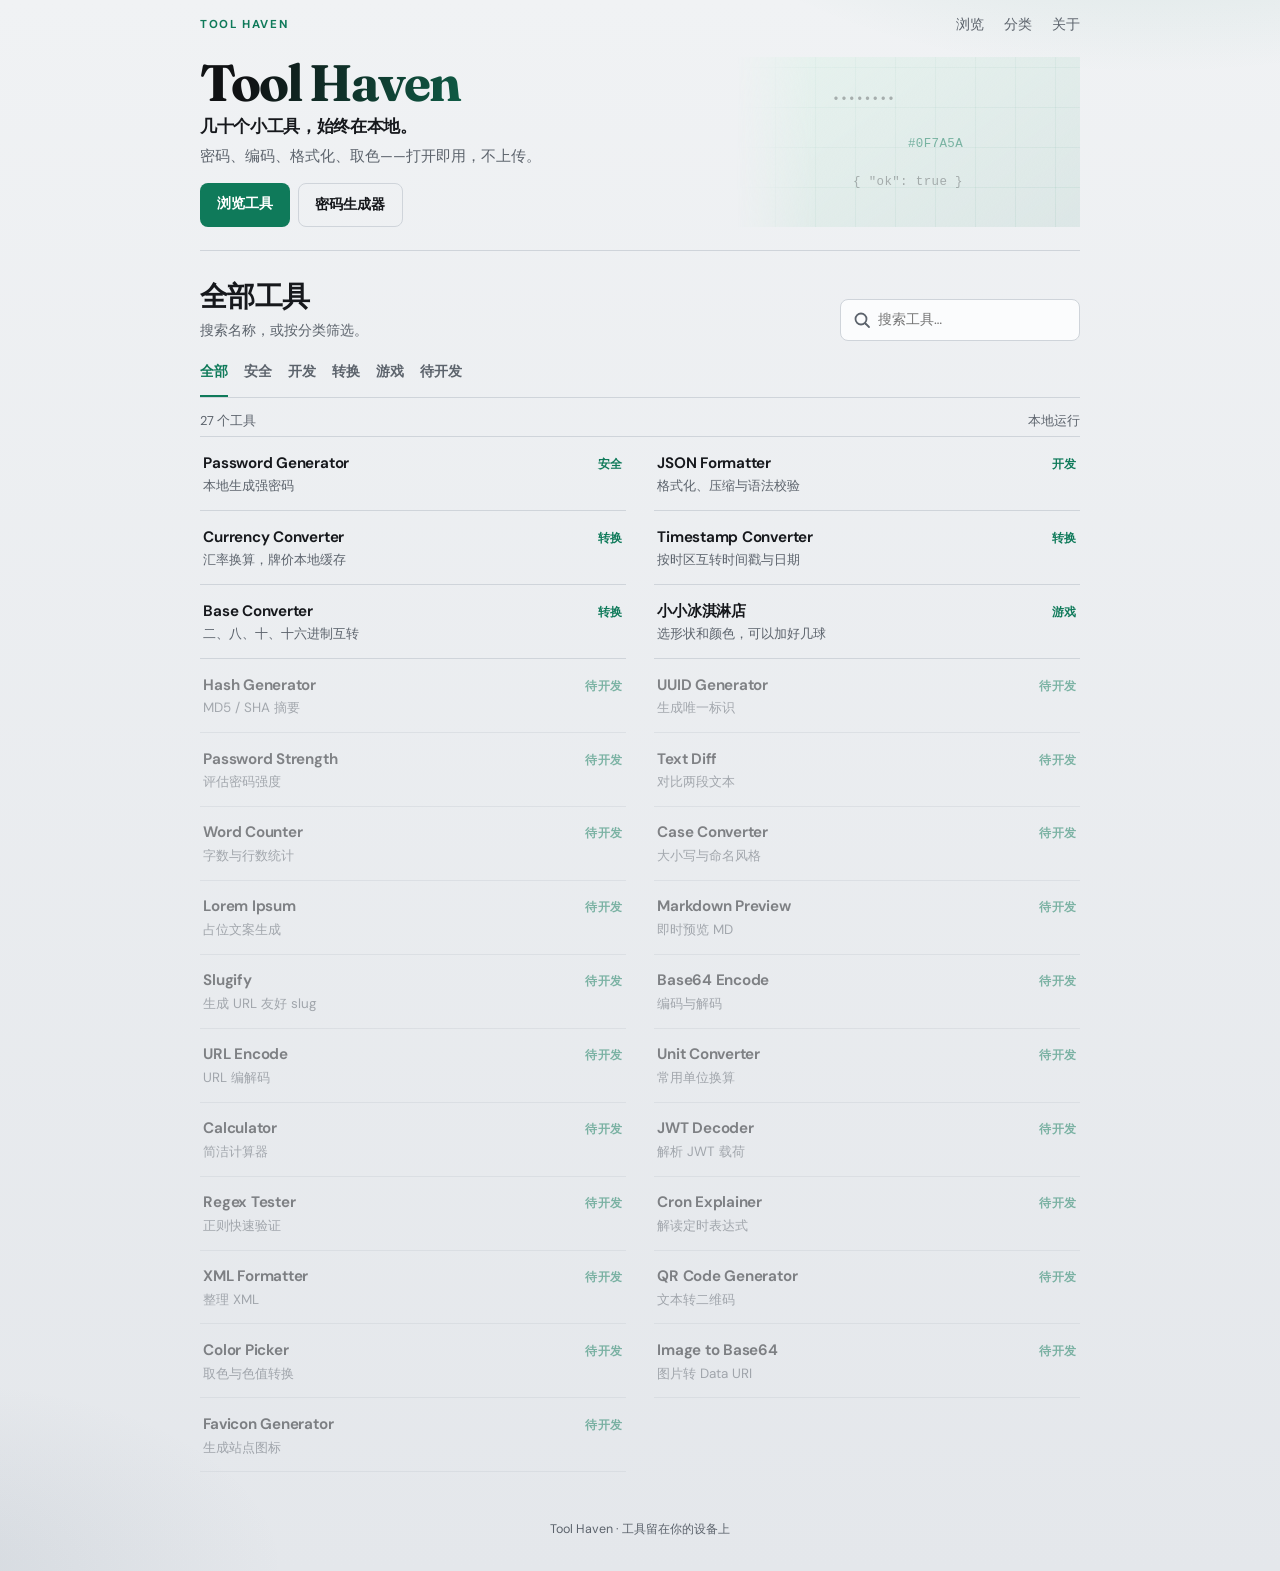
<file: index.html>
﻿<!DOCTYPE html>
<html lang="zh-CN">
<head>
  <meta charset="UTF-8" />
  <meta name="viewport" content="width=device-width, initial-scale=1" />
  <meta name="description" content="Tool Haven — 本地运行的小工具合集：密码生成、JSON 格式化、汇率转换等。浏览器内完成，不上传敏感数据。" />
  <title>Tool Haven — 本地小工具合集</title>
  <script async src="https://pagead2.googlesyndication.com/pagead/js/adsbygoogle.js?client=ca-pub-4072143748973107"
     crossorigin="anonymous"></script>
  <link rel="preconnect" href="https://fonts.googleapis.com" />
  <link rel="preconnect" href="https://fonts.gstatic.com" crossorigin />
  <link href="https://fonts.googleapis.com/css2?family=DM+Sans:opsz,wght@9..40,400;9..40,500;9..40,600;9..40,700&family=Fraunces:opsz,wght@9..144,500;9..144,600;9..144,700&display=swap" rel="stylesheet" />
  <link rel="stylesheet" href="css/app.css" />
</head>
<body>
  <script>
    (function () {
      var map = {
        "tool-password": "tools/password.html",
        "password": "tools/password.html",
        "tool-json": "tools/json.html",
        "json": "tools/json.html",
        "tool-currency": "tools/currency.html",
        "currency": "tools/currency.html",
        "tool-timestamp": "tools/timestamp.html",
        "timestamp": "tools/timestamp.html",
        "tool-base": "tools/base.html",
        "base": "tools/base.html",
        "tool-ice-cream": "games/ice-cream.html",
        "ice-cream": "games/ice-cream.html"
      };
      var h = (location.hash || "").replace(/^#/, "");
      if (map[h]) location.replace(map[h]);
    })();
  </script>
  <div class="shell">
    <nav class="nav" aria-label="主导航">
      <a class="nav-brand" href="index.html">Tool Haven</a>
      <div class="nav-links">
        <a href="#catalog">浏览</a>
        <a href="#catalog">分类</a>
        <a href="#about">关于</a>
      </div>
    </nav>

    <header class="hero">
      <div>
        <h1 class="hero-brand">Tool Haven</h1>
        <p class="hero-line">几十个小工具，始终在本地。</p>
        <p class="hero-sub">密码、编码、格式化、取色——打开即用，不上传。</p>
        <div class="cta-row">
          <a class="btn btn-primary" href="#catalog">浏览工具</a>
          <a class="btn btn-ghost" href="tools/password.html">密码生成器</a>
        </div>
      </div>
      <div class="hero-visual" aria-hidden="true">
        <span class="glyph glyph-a">••••••••</span>
        <span class="glyph glyph-b">#0F7A5A</span>
        <span class="glyph glyph-c">{ "ok": true }</span>
      </div>
    </header>

    <section class="catalog" id="catalog" aria-labelledby="catalog-title">
      <div class="catalog-head">
        <div>
          <h2 id="catalog-title">全部工具</h2>
          <p>搜索名称，或按分类筛选。</p>
        </div>
        <label for="q" class="visually-hidden">搜索</label>
        <input class="search" id="q" type="search" placeholder="搜索工具…" autocomplete="off" />
      </div>

      <div class="filters" role="tablist" aria-label="分类">
        <button type="button" class="filter is-active" data-cat="all">全部</button>
        <button type="button" class="filter" data-cat="security">安全</button>
        <button type="button" class="filter" data-cat="dev">开发</button>
        <button type="button" class="filter" data-cat="convert">转换</button>
        <button type="button" class="filter" data-cat="play">游戏</button>
        <button type="button" class="filter" data-cat="pending">待开发</button>
      </div>

      <div class="meta">
        <span id="countLabel">0 个工具</span>
        <span>本地运行</span>
      </div>

      <div class="tool-grid" id="list"></div>
      <div class="empty" id="empty">没有匹配的工具，换个关键词试试。</div>
    </section>

    <footer id="about">Tool Haven · 工具留在你的设备上</footer>
  </div>

  <script>
    (function () {
      var tools = [
        { name: "Password Generator", desc: "本地生成强密码", cat: "security", live: true, href: "tools/password.html" },
        { name: "JSON Formatter", desc: "格式化、压缩与语法校验", cat: "dev", live: true, href: "tools/json.html" },
        { name: "Currency Converter", desc: "汇率换算，牌价本地缓存", cat: "convert", live: true, href: "tools/currency.html" },
        { name: "Timestamp Converter", desc: "按时区互转时间戳与日期", cat: "convert", live: true, href: "tools/timestamp.html" },
        { name: "Base Converter", desc: "二、八、十、十六进制互转", cat: "convert", live: true, href: "tools/base.html" },
        { name: "小小冰淇淋店", desc: "选形状和颜色，可以加好几球", cat: "play", live: true, href: "games/ice-cream.html" },
        { name: "Hash Generator", desc: "MD5 / SHA 摘要", cat: "pending" },
        { name: "UUID Generator", desc: "生成唯一标识", cat: "pending" },
        { name: "Password Strength", desc: "评估密码强度", cat: "pending" },
        { name: "Text Diff", desc: "对比两段文本", cat: "pending" },
        { name: "Word Counter", desc: "字数与行数统计", cat: "pending" },
        { name: "Case Converter", desc: "大小写与命名风格", cat: "pending" },
        { name: "Lorem Ipsum", desc: "占位文案生成", cat: "pending" },
        { name: "Markdown Preview", desc: "即时预览 MD", cat: "pending" },
        { name: "Slugify", desc: "生成 URL 友好 slug", cat: "pending" },
        { name: "Base64 Encode", desc: "编码与解码", cat: "pending" },
        { name: "URL Encode", desc: "URL 编解码", cat: "pending" },
        { name: "Unit Converter", desc: "常用单位换算", cat: "pending" },
        { name: "Calculator", desc: "简洁计算器", cat: "pending" },
        { name: "JWT Decoder", desc: "解析 JWT 载荷", cat: "pending" },
        { name: "Regex Tester", desc: "正则快速验证", cat: "pending" },
        { name: "Cron Explainer", desc: "解读定时表达式", cat: "pending" },
        { name: "XML Formatter", desc: "整理 XML", cat: "pending" },
        { name: "QR Code Generator", desc: "文本转二维码", cat: "pending" },
        { name: "Color Picker", desc: "取色与色值转换", cat: "pending" },
        { name: "Image to Base64", desc: "图片转 Data URI", cat: "pending" },
        { name: "Favicon Generator", desc: "生成站点图标", cat: "pending" }
      ];
      var labels = { security: "安全", dev: "开发", convert: "转换", play: "游戏", pending: "待开发" };
      var list = document.getElementById("list");
      var empty = document.getElementById("empty");
      var countLabel = document.getElementById("countLabel");
      var q = document.getElementById("q");
      var filters = Array.prototype.slice.call(document.querySelectorAll(".filter"));
      var activeCat = "all";

      function render() {
        var query = q.value.trim().toLowerCase();
        var filtered = tools.filter(function (t) {
          var hay = (t.name + " " + t.desc + " " + (labels[t.cat] || "")).toLowerCase();
          var catOk = activeCat === "all" || t.cat === activeCat;
          return catOk && (!query || hay.indexOf(query) !== -1);
        });
        filtered.sort(function (a, b) {
          return (b.live ? 1 : 0) - (a.live ? 1 : 0);
        });
        countLabel.textContent = filtered.length + " 个工具";
        list.innerHTML = "";
        empty.classList.toggle("is-on", filtered.length === 0);
        if (!filtered.length) {
          list.appendChild(empty);
          return;
        }
        filtered.forEach(function (t) {
          var el = document.createElement(t.live ? "a" : "button");
          el.className = "tool" + (t.live ? "" : " is-soon");
          if (t.live && t.href) el.href = t.href;
          else { el.type = "button"; el.disabled = true; }
          el.innerHTML =
            '<div><span class="tool-name">' + t.name + "</span>" +
            '<span class="tool-desc">' + t.desc + "</span></div>" +
            '<span class="tool-cat">' + labels[t.cat] + "</span>";
          list.appendChild(el);
        });
      }
      filters.forEach(function (btn) {
        btn.addEventListener("click", function () {
          activeCat = btn.getAttribute("data-cat");
          filters.forEach(function (b) { b.classList.toggle("is-active", b === btn); });
          render();
        });
      });
      q.addEventListener("input", render);
      render();
    })();
  </script>
</body>
</html>
</file>
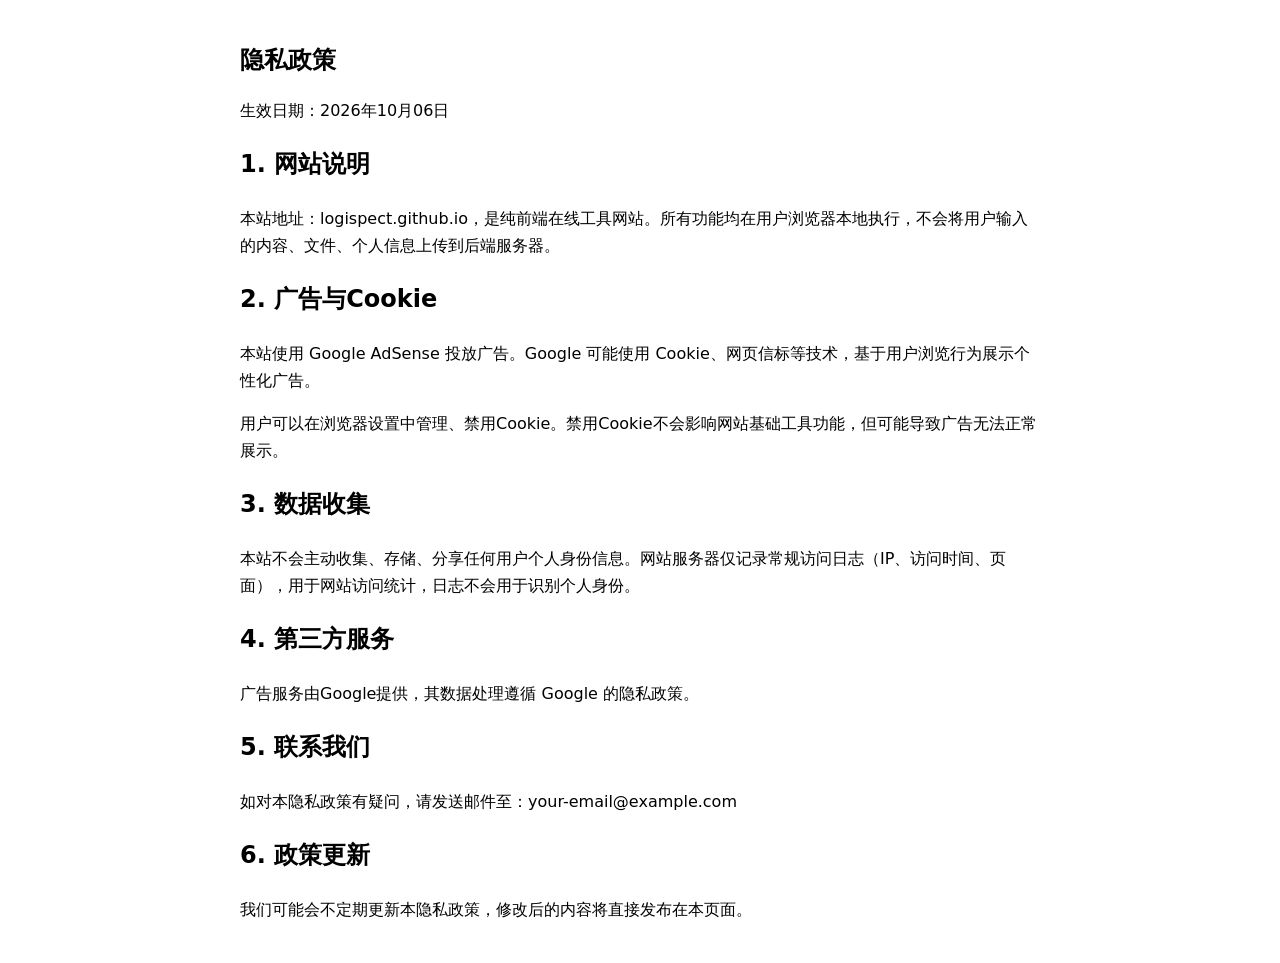
<file: privacy.html>
<!DOCTYPE html>
<html lang="zh-CN">
<head>
<meta charset="UTF-8">
<meta name="viewport" content="width=device-width, initial-scale=1.0">
<title>隐私政策</title>
<style>
body {
    max-width: 800px;
    margin: 40px auto;
    padding: 0 20px;
    font-family: system-ui, sans-serif;
    line-height: 1.7;
}
h1 {
    font-size:24px;
}
</style>
</head>
<body>
<h1>隐私政策</h1>
<p>生效日期：2026年10月06日</p>

<h2>1. 网站说明</h2>
<p>本站地址：logispect.github.io，是纯前端在线工具网站。所有功能均在用户浏览器本地执行，不会将用户输入的内容、文件、个人信息上传到后端服务器。</p>

<h2>2. 广告与Cookie</h2>
<p>本站使用 Google AdSense 投放广告。Google 可能使用 Cookie、网页信标等技术，基于用户浏览行为展示个性化广告。</p>
<p>用户可以在浏览器设置中管理、禁用Cookie。禁用Cookie不会影响网站基础工具功能，但可能导致广告无法正常展示。</p>

<h2>3. 数据收集</h2>
<p>本站不会主动收集、存储、分享任何用户个人身份信息。网站服务器仅记录常规访问日志（IP、访问时间、页面），用于网站访问统计，日志不会用于识别个人身份。</p>

<h2>4. 第三方服务</h2>
<p>广告服务由Google提供，其数据处理遵循 Google 的隐私政策。</p>

<h2>5. 联系我们</h2>
<p>如对本隐私政策有疑问，请发送邮件至：your-email@example.com</p>

<h2>6. 政策更新</h2>
<p>我们可能会不定期更新本隐私政策，修改后的内容将直接发布在本页面。</p>

</body>
</html>
</file>
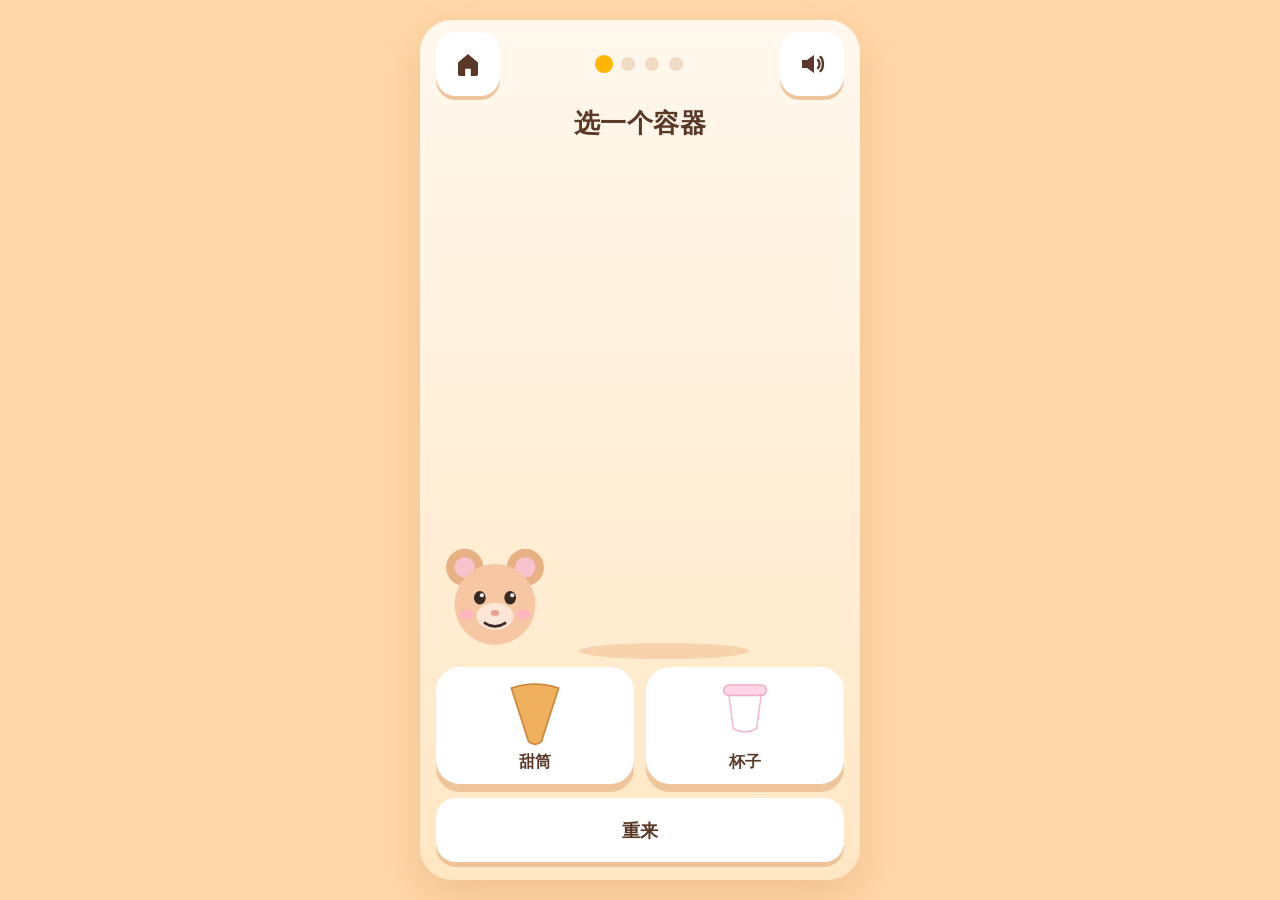
<file: games/ice-cream.html>
<!DOCTYPE html>
<html lang="zh-CN">
<head>
  <meta charset="UTF-8" />
  <meta name="viewport" content="width=device-width, initial-scale=1, viewport-fit=cover" />
  <meta name="description" content="小小冰淇淋店：给小朋友点一点，做一份冰淇淋。本地运行，不上传。" />
  <title>小小冰淇淋店</title>
  <style>
    :root {
      --ink: #5a3828;
      --muted: #a88472;
      --cream: #fff8ee;
      --peach: #ffd7a8;
      --card: #fff;
      --shadow: #f0c49a;
      --pink: #ff8eab;
      --mango: #ffb703;
    }

    * { box-sizing: border-box; }

    html, body { height: 100%; }

    body {
      margin: 0;
      font-family: "PingFang SC", "Microsoft YaHei", "Segoe UI", sans-serif;
      color: var(--ink);
      background: var(--peach);
      touch-action: manipulation;
    }

    .app {
      width: min(100%, 440px);
      min-height: 100vh;
      min-height: 100svh;
      margin: 0 auto;
      padding: 12px 16px max(18px, env(safe-area-inset-bottom));
      display: flex;
      flex-direction: column;
      background: linear-gradient(180deg, var(--cream) 0%, #ffe7c4 100%);
    }

    .app [hidden] { display: none !important; }

    @media (min-width: 520px) {
      body {
        display: flex;
        align-items: center;
        justify-content: center;
      }

      .app {
        height: min(860px, 100dvh);
        min-height: 0;
        border-radius: 32px;
        overflow: auto;
        box-shadow: 0 16px 40px rgba(180, 100, 40, 0.18);
      }
    }

    .topbar {
      display: flex;
      align-items: center;
      justify-content: space-between;
      gap: 12px;
    }

    .icon-btn {
      width: 64px;
      height: 64px;
      border: 0;
      border-radius: 20px;
      background: var(--card);
      box-shadow: 0 4px 0 var(--shadow);
      color: var(--ink);
      display: grid;
      place-items: center;
      text-decoration: none;
      cursor: pointer;
      flex: 0 0 auto;
    }

    .icon-btn:active { transform: translateY(2px); box-shadow: 0 2px 0 var(--shadow); }
    .icon-btn { touch-action: manipulation; }
    .icon-btn svg { width: 32px; height: 32px; display: block; }
    .icon-btn .slash { display: none; }
    .icon-btn.is-off .slash { display: block; }
    .icon-btn.is-off .wave { display: none; }

    .dots {
      display: flex;
      gap: 10px;
      align-items: center;
    }

    .dot {
      width: 14px;
      height: 14px;
      border-radius: 50%;
      background: #f3dcc4;
    }

    .dot.is-done { background: var(--pink); }
    .dot.is-now { background: var(--mango); transform: scale(1.3); }

    .prompt {
      margin: 10px 0 0;
      text-align: center;
      font-size: 1.65rem;
      font-weight: 800;
      letter-spacing: 0.02em;
      min-height: 2.4rem;
    }

    .stage {
      flex: 1;
      min-height: 230px;
      display: flex;
      align-items: flex-end;
      justify-content: center;
      position: relative;
      padding: 12px 0 8px;
    }

    .bear {
      position: absolute;
      left: 0;
      bottom: 4px;
      width: 118px;
      transition: transform 0.35s ease;
    }

    .bear svg { width: 100%; height: auto; display: block; }
    .bear .mouth-happy,
    .bear .eyes-happy { display: none; }
    .bear.is-happy { transform: translateY(-8px) scale(1.05); }
    .bear.is-happy .mouth-wait,
    .bear.is-happy .eyes-wait { display: none; }
    .bear.is-happy .mouth-happy,
    .bear.is-happy .eyes-happy { display: block; }

    .treat-wrap {
      display: flex;
      flex-direction: column;
      align-items: center;
      margin-left: 48px;
      transition: transform 0.35s ease;
    }

    .is-looking .treat-wrap { transform: scale(1.12); }

    .treat {
      display: flex;
      flex-direction: column;
      align-items: center;
      min-height: 180px;
      justify-content: flex-end;
    }

    .treat.is-done { animation: celebrate 0.7s ease; }

    .treat-svg {
      width: 210px;
      height: auto;
      display: block;
      overflow: visible;
      animation: pop 0.45s cubic-bezier(0.2, 1.4, 0.36, 1);
    }

    .choices.is-colors { grid-template-columns: 1fr 1fr 1fr; }
    .choices.is-colors .choice {
      min-height: 84px;
      font-size: 0.92rem;
      padding: 6px 4px;
    }

    .treat.is-done .treat-svg { animation: celebrate 0.7s ease; }

    .plate {
      width: 170px;
      height: 16px;
      margin-top: -6px;
      border-radius: 50%;
      background: rgba(232, 164, 104, 0.35);
    }

    .choices {
      display: grid;
      grid-template-columns: 1fr 1fr;
      gap: 12px;
    }

    .choice {
      appearance: none;
      border: 3px solid transparent;
      background: var(--card);
      border-radius: 24px;
      min-height: 112px;
      padding: 10px 8px 8px;
      box-shadow: 0 8px 0 var(--shadow);
      cursor: pointer;
      color: var(--ink);
      font: inherit;
      font-weight: 800;
      font-size: 1rem;
      display: flex;
      flex-direction: column;
      align-items: center;
      justify-content: center;
      gap: 4px;
      touch-action: manipulation;
    }

    .choice:active { transform: translateY(4px); box-shadow: 0 4px 0 var(--shadow); }
    .choice.is-picked {
      border-color: var(--pink);
      transform: scale(1.04);
    }

    .choice .art { width: 88px; height: 68px; display: grid; place-items: center; }
    .choice .art svg { width: 100%; height: 100%; }

    .footer {
      display: grid;
      grid-template-columns: 1fr 1fr;
      gap: 12px;
      margin-top: 14px;
    }

    .footer.is-single { grid-template-columns: 1fr; }

    .go {
      appearance: none;
      border: 0;
      border-radius: 20px;
      min-height: 64px;
      background: var(--card);
      box-shadow: 0 5px 0 var(--shadow);
      color: var(--ink);
      font: inherit;
      font-weight: 800;
      font-size: 1.15rem;
      cursor: pointer;
      touch-action: manipulation;
    }

    .go:active { transform: translateY(3px); box-shadow: 0 2px 0 var(--shadow); }

    .go-again {
      background: var(--pink);
      color: #fff;
      box-shadow: 0 5px 0 #e56b8c;
      font-size: 1.35rem;
    }

    @keyframes pop {
      from { transform: translateY(16px) scale(0.7); }
      to { transform: none; }
    }

    @keyframes drop {
      from { transform: translateY(-18px); opacity: 0; }
      to { transform: none; opacity: 1; }
    }

    @media (max-height: 760px) {
      .app { padding: 8px 12px max(12px, env(safe-area-inset-bottom)); }
      .prompt { margin-top: 4px; font-size: 1.4rem; min-height: 2rem; }
      .stage { min-height: 0; padding: 0; }
      .treat { min-height: 0; }
      .treat-svg { width: 158px; }
      .choices.is-colors .choice { min-height: 72px; }
      .bear { width: 92px; }
      .choice { min-height: 88px; }
      .footer { margin-top: 8px; }
    }

    @keyframes celebrate {
      0% { transform: scale(0.92); }
      50% { transform: scale(1.06); }
      100% { transform: none; }
    }

    @media (prefers-reduced-motion: reduce) {
      .treat-svg, .treat.is-done .treat-svg { animation: none; }
    }
  </style>
</head>
<body>
  <div class="app" id="app">
    <header class="topbar">
      <a class="icon-btn" href="../index.html" aria-label="回家">
        <svg viewBox="0 0 32 32" aria-hidden="true">
          <path fill="currentColor" d="M6 14.5 16 6l10 8.5V26a2 2 0 0 1-2 2h-5.2v-7.2h-5.6V28H8a2 2 0 0 1-2-2V14.5Z"/>
        </svg>
      </a>
      <div class="dots" id="dots" aria-hidden="true">
        <span class="dot"></span><span class="dot"></span><span class="dot"></span><span class="dot"></span>
      </div>
      <button type="button" class="icon-btn" id="soundBtn" aria-pressed="true" aria-label="声音开">
        <svg viewBox="0 0 32 32" aria-hidden="true">
          <path fill="currentColor" d="M6 12h5l7-5v18l-7-5H6V12Z"/>
          <path class="wave" fill="none" stroke="currentColor" stroke-width="2.4" stroke-linecap="round" d="M22 12c2 1.6 2 6.4 0 8M24.5 9c3.2 2.6 3.2 11.4 0 14"/>
          <path class="slash" fill="none" stroke="currentColor" stroke-width="2.4" stroke-linecap="round" d="M22 10 28 22"/>
        </svg>
      </button>
    </header>

    <p class="prompt" id="prompt" aria-live="polite">选一个容器</p>

    <div class="stage" id="stage">
      <div class="bear" id="bear" aria-hidden="true">
        <svg viewBox="0 0 140 156">
          <circle cx="34" cy="42" r="22" fill="#e7b184"/>
          <circle cx="106" cy="42" r="22" fill="#e7b184"/>
          <circle cx="34" cy="42" r="12" fill="#f7c3cf"/>
          <circle cx="106" cy="42" r="12" fill="#f7c3cf"/>
          <circle cx="70" cy="86" r="48" fill="#f6c7a2"/>
          <ellipse cx="70" cy="100" rx="22" ry="16" fill="#fde6d6"/>
          <g class="eyes-wait">
            <ellipse cx="52" cy="78" rx="7" ry="8" fill="#3a2a24"/>
            <ellipse cx="88" cy="78" rx="7" ry="8" fill="#3a2a24"/>
            <circle cx="54.5" cy="75" r="2.4" fill="#fff"/>
            <circle cx="90.5" cy="75" r="2.4" fill="#fff"/>
          </g>
          <g class="eyes-happy" fill="none" stroke="#3a2a24" stroke-width="3.4" stroke-linecap="round">
            <path d="M44 80 Q52 70 60 80"/>
            <path d="M80 80 Q88 70 96 80"/>
          </g>
          <ellipse cx="70" cy="96" rx="5" ry="3.5" fill="#e7a08c"/>
          <path class="mouth mouth-wait" d="M58 108 Q70 116 82 108" fill="none" stroke="#3a2a24" stroke-width="3.2" stroke-linecap="round"/>
          <path class="mouth mouth-happy" d="M54 104 Q70 124 86 104" fill="none" stroke="#3a2a24" stroke-width="3.2" stroke-linecap="round"/>
          <ellipse cx="36" cy="98" rx="9" ry="5.5" fill="#ffb4c6" opacity="0.85"/>
          <ellipse cx="104" cy="98" rx="9" ry="5.5" fill="#ffb4c6" opacity="0.85"/>
        </svg>
      </div>
      <div class="treat-wrap">
        <div class="treat" id="treat"></div>
        <div class="plate"></div>
      </div>
    </div>

    <div class="choices" id="choices"></div>

    <div class="footer" id="playFooter">
      <button type="button" class="go" id="backBtn">上一步</button>
      <button type="button" class="go" id="resetBtn">重来</button>
    </div>
    <div class="footer" id="doneFooter" hidden>
      <button type="button" class="go go-again" id="againBtn">再做一份</button>
      <button type="button" class="go" id="lookBtn">看一看</button>
    </div>
  </div>

  <script>
    (function () {
      var phase = "container";
      var state = { container: null, pendingShape: null, scoops: [], toppings: [] };
      var history = [];
      var looking = false;
      var soundOn = true;
      var booted = false;
      var busy = false;
      var ctx = null;

      var promptEl = document.getElementById("prompt");
      var treatEl = document.getElementById("treat");
      var choicesEl = document.getElementById("choices");
      var dots = document.querySelectorAll(".dot");
      var bear = document.getElementById("bear");
      var app = document.getElementById("app");
      var playFooter = document.getElementById("playFooter");
      var doneFooter = document.getElementById("doneFooter");
      var backBtn = document.getElementById("backBtn");
      var resetBtn = document.getElementById("resetBtn");
      var againBtn = document.getElementById("againBtn");
      var lookBtn = document.getElementById("lookBtn");
      var soundBtn = document.getElementById("soundBtn");

      var MAX_SCOOPS = 3;
      var groups = {
        container: [
          { id: "cone", label: "甜筒" },
          { id: "cup", label: "杯子" }
        ],
        shape: [
          { id: "ball", label: "圆球" },
          { id: "swirl", label: "花卷" }
        ],
        color: [
          { id: "strawberry", label: "草莓" },
          { id: "mango", label: "芒果" },
          { id: "vanilla", label: "香草" },
          { id: "chocolate", label: "巧克力" },
          { id: "matcha", label: "抹茶" },
          { id: "blueberry", label: "蓝莓" }
        ],
        topping: [
          { id: "cherry", label: "樱桃" },
          { id: "sauce", label: "巧克力酱" },
          { id: "sprinkles", label: "彩虹糖" }
        ],
        more: [
          { id: "add", label: "再加一个" },
          { id: "next", label: "加配料" }
        ],
        moreTop: [
          { id: "add", label: "再加配料" },
          { id: "finish", label: "做好啦" }
        ]
      };

      function promptFor(name) {
        if (name === "container") return "选一个容器";
        if (name === "shape") return "选一个形状";
        if (name === "color") return "选一个颜色";
        if (name === "more") return "还要再加吗";
        if (name === "topping") return "选一个配料";
        if (name === "moreTop") return "还要配料吗";
        return "做好啦";
      }

      function phaseIndex(name) {
        if (name === "container") return 0;
        if (name === "shape" || name === "more") return 1;
        if (name === "color") return 2;
        if (name === "topping" || name === "moreTop") return 3;
        return 4;
      }

      function remember() {
        history.push(JSON.stringify({
          phase: phase,
          container: state.container,
          pendingShape: state.pendingShape,
          scoops: state.scoops,
          toppings: state.toppings
        }));
      }

      function restore(raw) {
        var saved = JSON.parse(raw);
        phase = saved.phase;
        state.container = saved.container;
        state.pendingShape = saved.pendingShape;
        state.scoops = saved.scoops;
        state.toppings = saved.toppings;
      }

      var svgN = 0;
      function uid(prefix) {
        svgN += 1;
        return prefix + svgN;
      }

      function scoopColors(flavor) {
        if (flavor === "chocolate") return ["#e7c2a4", "#a56b45", "#6d4030"];
        if (flavor === "vanilla") return ["#fffdf8", "#f4e4c8", "#e7d3ae"];
        if (flavor === "mango") return ["#ffe9ad", "#ffc44d", "#f0a31e"];
        if (flavor === "matcha") return ["#e7f6cf", "#8fce6a", "#5ea246"];
        if (flavor === "blueberry") return ["#e4d4ff", "#a78bfa", "#7c5cbf"];
        return ["#ffe4ee", "#ff8eab", "#f26b90"];
      }

      function grad(id, flavor) {
        var colors = scoopColors(flavor);
        return '<radialGradient id="' + id + '" cx="32%" cy="28%" r="75%"><stop offset="0" stop-color="' + colors[0] + '"/><stop offset="0.62" stop-color="' + colors[1] + '"/><stop offset="1" stop-color="' + colors[2] + '"/></radialGradient>';
      }

      function ballMarks(flavor, cx, cy, rx, ry) {
        function at(ox, oy) { return { x: cx + ox * rx, y: cy + oy * ry }; }
        if (flavor === "strawberry") {
          var seeds = [[-0.22, 0.08], [0.2, 0.16], [0.02, 0.32], [-0.08, -0.08]];
          return seeds.map(function (p) {
            var q = at(p[0], p[1]);
            return '<ellipse cx="' + q.x.toFixed(1) + '" cy="' + q.y.toFixed(1) + '" rx="3" ry="4.4" fill="#ffe0c2"/>';
          }).join("");
        }
        if (flavor === "chocolate") {
          var chips = [[-0.22, 0.02, -18], [0.24, 0.2, 16]];
          return chips.map(function (p) {
            var q = at(p[0], p[1]);
            return '<ellipse cx="' + q.x.toFixed(1) + '" cy="' + q.y.toFixed(1) + '" rx="6" ry="3.4" fill="#3d2418" transform="rotate(' + p[2] + " " + q.x.toFixed(1) + " " + q.y.toFixed(1) + ')"/>';
          }).join("");
        }
        if (flavor === "vanilla") {
          var a = at(-0.28, 0.02);
          var b = at(0.28, 0.08);
          var c = at(0, -0.28);
          return '<path d="M' + a.x.toFixed(1) + " " + a.y.toFixed(1) + " Q " + c.x.toFixed(1) + " " + c.y.toFixed(1) + " " + b.x.toFixed(1) + " " + b.y.toFixed(1) + '" fill="none" stroke="#f0d7a8" stroke-width="4" stroke-linecap="round"/>';
        }
        if (flavor === "matcha") {
          var leaf = at(0.16, -0.1);
          return '<ellipse cx="' + leaf.x.toFixed(1) + '" cy="' + leaf.y.toFixed(1) + '" rx="8" ry="4" fill="#d9f5b8" transform="rotate(-30 ' + leaf.x.toFixed(1) + " " + leaf.y.toFixed(1) + ')"/>';
        }
        if (flavor === "blueberry") {
          var dots = [[-0.16, 0.1], [0.18, 0.18], [0.02, 0.28]];
          return dots.map(function (p) {
            var q = at(p[0], p[1]);
            return '<circle cx="' + q.x.toFixed(1) + '" cy="' + q.y.toFixed(1) + '" r="3.2" fill="#6d4bb5"/>';
          }).join("");
        }
        var blush = at(0.18, -0.12);
        return '<ellipse cx="' + blush.x.toFixed(1) + '" cy="' + blush.y.toFixed(1) + '" rx="' + (rx * 0.22).toFixed(1) + '" ry="' + (ry * 0.16).toFixed(1) + '" fill="#ffe9a8" opacity="0.7"/>';
      }

      function ballMarkup(id, flavor, cx, cy, rx, ry) {
        var gid = id + "b" + Math.round(cy);
        return grad(gid, flavor)
          + '<ellipse cx="' + cx + '" cy="' + cy + '" rx="' + rx + '" ry="' + ry + '" fill="url(#' + gid + ')"/>'
          + '<ellipse cx="' + (cx - rx * 0.32).toFixed(1) + '" cy="' + (cy - ry * 0.36).toFixed(1) + '" rx="' + (rx * 0.26).toFixed(1) + '" ry="' + (ry * 0.2).toFixed(1) + '" fill="#fff" opacity="0.42"/>'
          + ballMarks(flavor, cx, cy, rx, ry);
      }

      function swirlMarkup(id, flavor, baseY, topY) {
        var gid = id + "w" + Math.round(baseY);
        var h = baseY - topY;
        function pt(px, py) {
          return (46 + px * 1.08).toFixed(1) + " " + (topY + py / 100 * h).toFixed(1);
        }
        var d = "M " + pt(28, 94)
          + " C " + pt(6, 72) + " " + pt(16, 50) + " " + pt(36, 42)
          + " C " + pt(14, 34) + " " + pt(20, 16) + " " + pt(42, 8)
          + " C " + pt(54, 1) + " " + pt(66, 10) + " " + pt(58, 24)
          + " C " + pt(80, 14) + " " + pt(94, 38) + " " + pt(74, 52)
          + " C " + pt(98, 62) + " " + pt(92, 84) + " " + pt(66, 94)
          + " C " + pt(54, 100) + " " + pt(40, 100) + " " + pt(28, 94) + " Z";
        var ridge = "M " + pt(50, 86) + " C " + pt(34, 62) + " " + pt(66, 40) + " " + pt(48, 16);
        return grad(gid, flavor)
          + '<path d="' + d + '" fill="url(#' + gid + ')"/>'
          + '<path d="' + ridge + '" fill="none" stroke="#fff" stroke-width="5" stroke-linecap="round" opacity="0.5"/>';
      }

      function layoutScoops() {
        var seat = 206;
        var cursorTop = seat - 8;
        var items = [];
        state.scoops.forEach(function (scoop, index) {
          if (scoop.shape === "swirl") {
            var height = index === 0 ? 156 : 118;
            var base = index === 0 ? seat + 6 : cursorTop + 18;
            var top = base - height;
            items.push({ type: "swirl", flavor: scoop.flavor, base: base, top: top, cx: 100 });
            cursorTop = top;
          } else {
            var ry = index === 0 ? 44 : 36;
            var rx = index === 0 ? 58 : 50;
            var cx = 100 + (index === 0 ? 0 : (index % 2 ? -7 : 6));
            var cy = index === 0 ? seat - ry + 20 : cursorTop + ry - 14;
            items.push({ type: "ball", flavor: scoop.flavor, cx: cx, cy: cy, rx: rx, ry: ry, top: cy - ry });
            cursorTop = cy - ry;
          }
        });
        return { seat: seat, items: items, top: cursorTop };
      }

      function holderMarkup(id, seat) {
        var tip = seat + 108;
        if (state.container === "cup") {
          return '<linearGradient id="' + id + 'cup" x1="0" y1="0" x2="0" y2="1"><stop offset="0" stop-color="#fff"/><stop offset="1" stop-color="#ffe4ef"/></linearGradient>'
            + '<path d="M62 ' + (seat + 8) + " H138 L128 " + (seat + 92) + " Q100 " + (seat + 108) + " 72 " + (seat + 92) + ' Z" fill="url(#' + id + 'cup)" stroke="#f3b7cc" stroke-width="3"/>'
            + '<rect x="76" y="' + (seat + 28) + '" width="8" height="40" rx="4" fill="#fff" opacity="0.75"/>';
        }
        var clip = id + "clip";
        var d = "M46 " + (seat + 4) + " Q100 " + (seat - 10) + " 154 " + (seat + 4) + " L112 " + tip + " Q100 " + (tip + 10) + " 88 " + tip + " Z";
        var lines = "";
        var i;
        for (i = -40; i <= 220; i += 16) {
          lines += '<path d="M' + i + " " + (seat - 20) + " L" + (i + 70) + " " + (tip + 20) + '"/>';
          lines += '<path d="M' + (i + 70) + " " + (seat - 20) + " L" + i + " " + (tip + 20) + '"/>';
        }
        return '<linearGradient id="' + id + 'cone" x1="0" y1="0" x2="1" y2="1"><stop offset="0" stop-color="#ffe6b0"/><stop offset="1" stop-color="#e08a34"/></linearGradient>'
          + '<clipPath id="' + clip + '"><path d="' + d + '"/></clipPath>'
          + '<path d="' + d + '" fill="url(#' + id + 'cone)"/>'
          + '<g clip-path="url(#' + clip + ')" stroke="#d0893c" stroke-width="2.2" opacity="0.55" fill="none">' + lines + "</g>"
          + '<ellipse cx="100" cy="' + seat + '" rx="56" ry="11" fill="#f6c56e"/>';
      }

      function rimMarkup(seat) {
        if (state.container !== "cup") return "";
        return '<rect x="54" y="' + (seat - 14) + '" width="92" height="22" rx="11" fill="#ffd5e6" stroke="#f0a9c4" stroke-width="3"/>';
      }

      function toppingMarkup(id, topY) {
        var html = "";
        if (state.toppings.indexOf("sauce") !== -1) {
          html += '<path d="M78 ' + (topY + 18) + " C86 " + (topY + 8) + " 114 " + (topY + 6) + " 126 " + (topY + 20)
            + " C120 " + (topY + 36) + " 116 " + (topY + 58) + " 112 " + (topY + 74)
            + " C108 " + (topY + 48) + " 102 " + (topY + 40) + " 98 " + (topY + 66)
            + " C92 " + (topY + 44) + " 84 " + (topY + 36) + " 78 " + (topY + 18) + ' Z" fill="#5c3317"/>';
        }
        if (state.toppings.indexOf("sprinkles") !== -1) {
          var bits = [[-28, 18, -24, "#ff5d8f"], [-8, 8, 18, "#ffd166"], [12, 14, -10, "#7bdff2"], [28, 24, 32, "#c77dff"], [-18, 32, 40, "#fff7ea"], [6, 34, -30, "#8ed96a"]];
          bits.forEach(function (b) {
            var x = 100 + b[0];
            var y = topY + b[1];
            html += '<rect x="' + x + '" y="' + y + '" width="7" height="15" rx="3.5" fill="' + b[3] + '" transform="rotate(' + b[2] + " " + (x + 3) + " " + (y + 7) + ')"/>';
          });
        }
        if (state.toppings.indexOf("cherry") !== -1) {
          html += '<path d="M108 ' + (topY + 6) + " C122 " + (topY - 18) + " 140 " + (topY - 28) + " 154 " + (topY - 34) + '" fill="none" stroke="#3aaa4a" stroke-width="3.5" stroke-linecap="round"/>'
            + '<ellipse cx="156" cy="' + (topY - 36) + '" rx="11" ry="5.5" fill="#8ed96a" transform="rotate(-28 156 ' + (topY - 36) + ')"/>'
            + '<circle cx="100" cy="' + (topY + 12) + '" r="15" fill="#ef3b55"/>'
            + '<ellipse cx="93" cy="' + (topY + 6) + '" rx="5" ry="3" fill="#fff" opacity="0.8"/>';
        }
        return html;
      }

      function treatMarkup() {
        if (!state.container) return "";
        var id = uid("t");
        var laid = layoutScoops();
        var body = holderMarkup(id, laid.seat);
        laid.items.forEach(function (item) {
          if (item.type === "swirl") body += swirlMarkup(id, item.flavor, item.base, item.top);
          else body += ballMarkup(id, item.flavor, item.cx, item.cy, item.rx, item.ry);
        });
        body += rimMarkup(laid.seat);
        var topY = laid.items.length ? laid.top : laid.seat - 20;
        body += toppingMarkup(id, topY);
        var viewTop = Math.min(topY, laid.seat) - (state.toppings.indexOf("cherry") !== -1 ? 52 : 16);
        var viewBottom = laid.seat + 128;
        var viewH = viewBottom - viewTop;
        return '<svg class="treat-svg" viewBox="0 ' + viewTop.toFixed(1) + " 200 " + viewH.toFixed(1) + '" aria-hidden="true">' + body + "</svg>";
      }

      function icon(kind) {
        var colors = scoopColors(kind);
        if (kind === "ball" || kind === "swirl" || colors) {
          if (kind === "cone") return '<svg viewBox="40 150 120 150" aria-hidden="true"><path d="M48 168 Q100 150 152 168 L114 286 Q100 298 86 286 Z" fill="#f0b15e" stroke="#d0893c" stroke-width="4"/></svg>';
          if (kind === "cup") return '<svg viewBox="48 150 104 140" aria-hidden="true"><path d="M66 176 H134 L124 250 Q100 264 76 250 Z" fill="#fff" stroke="#f3b7cc" stroke-width="3"/><rect x="56" y="160" width="88" height="22" rx="11" fill="#ffd5e6" stroke="#f0a9c4" stroke-width="3"/></svg>';
          if (kind === "swirl") return '<svg viewBox="40 20 120 180" aria-hidden="true"><path d="M70 150 C48 120 58 90 78 78 C58 64 66 36 90 24 C112 40 128 70 112 96 C140 112 136 148 100 156 C86 162 76 160 70 150 Z" fill="#ff8eab"/><path d="M96 140 C82 110 112 86 96 52" fill="none" stroke="#fff" stroke-width="5" stroke-linecap="round" opacity="0.6"/><path d="M58 168 Q100 154 142 168 L118 210 Q100 220 82 210 Z" fill="#f0b15e"/></svg>';
          if (kind === "ball") return '<svg viewBox="30 40 140 180" aria-hidden="true"><ellipse cx="100" cy="108" rx="52" ry="40" fill="#ff8eab"/><ellipse cx="82" cy="92" rx="14" ry="8" fill="#fff" opacity="0.45"/><path d="M52 156 Q100 142 148 156 L116 214 Q100 226 84 214 Z" fill="#f0b15e"/></svg>';
          if (kind === "add") return '<svg viewBox="0 0 64 64" aria-hidden="true"><circle cx="32" cy="32" r="22" fill="#fff6ea" stroke="#f0c49a" stroke-width="3"/><path d="M32 18 v28 M18 32 h28" stroke="#e56b8c" stroke-width="4" stroke-linecap="round"/></svg>';
          if (kind === "next" || kind === "finish") return '<svg viewBox="0 0 64 64" aria-hidden="true"><circle cx="32" cy="32" r="22" fill="#ffe4ee"/><path d="M20 34 l8 8 16-18" fill="none" stroke="#e56b8c" stroke-width="4" stroke-linecap="round" stroke-linejoin="round"/></svg>';
          if (kind === "cherry") return '<svg viewBox="70 28 100 90" aria-hidden="true"><path d="M108 70 C124 46 146 38 160 34" fill="none" stroke="#3aaa4a" stroke-width="4" stroke-linecap="round"/><circle cx="100" cy="84" r="18" fill="#ef3b55"/><ellipse cx="92" cy="76" rx="5" ry="3" fill="#fff" opacity="0.8"/></svg>';
          if (kind === "sauce") return '<svg viewBox="48 60 110 90" aria-hidden="true"><ellipse cx="100" cy="108" rx="46" ry="28" fill="#ffd0a8"/><path d="M70 96 C84 82 118 80 134 100 C124 112 116 126 108 140 C100 118 92 114 84 130 C76 112 68 106 70 96 Z" fill="#5c3317"/></svg>';
          if (kind === "sprinkles") return '<svg viewBox="48 60 110 90" aria-hidden="true"><ellipse cx="100" cy="108" rx="46" ry="28" fill="#ffd0a8"/><g><rect x="78" y="78" width="8" height="16" rx="4" fill="#ff5d8f" transform="rotate(-24 82 86)"/><rect x="104" y="72" width="8" height="16" rx="4" fill="#7bdff2" transform="rotate(16 108 80)"/><rect x="122" y="92" width="8" height="16" rx="4" fill="#ffd166" transform="rotate(32 126 100)"/></g></svg>';
          var paint = kind;
          if (state.pendingShape === "swirl") {
            return '<svg viewBox="30 10 140 150" aria-hidden="true"><defs>' + grad("ic" + kind, paint) + '</defs><path d="M70 120 C50 96 60 70 80 60 C62 48 70 24 92 16 C112 30 126 56 112 78 C136 92 132 122 100 128 C88 132 78 130 70 120 Z" fill="url(#ic' + kind + ')"/></svg>';
          }
          return '<svg viewBox="20 30 160 120" aria-hidden="true"><defs>' + grad("ic" + kind, paint) + '</defs><ellipse cx="100" cy="90" rx="58" ry="42" fill="url(#ic' + kind + ')"/><ellipse cx="78" cy="74" rx="16" ry="9" fill="#fff" opacity="0.4"/></svg>';
        }
        return "";
      }

      function choiceArt(group, id) {
        if (group === "color") return icon(id);
        if (group === "shape") return icon(id);
        if (group === "more" || group === "moreTop") return icon(id);
        return icon(id);
      }

      function ensureAudio() {
        var AC = window.AudioContext || window.webkitAudioContext;
        if (!AC) return;
        if (!ctx) ctx = new AC();
        if (ctx.state === "suspended") ctx.resume();
      }

      function mallet(freq, when, dur, vol) {
        if (!soundOn || !ctx) return;
        var osc = ctx.createOscillator();
        var body = ctx.createOscillator();
        var filter = ctx.createBiquadFilter();
        var gain = ctx.createGain();
        osc.type = "triangle";
        body.type = "sine";
        osc.frequency.setValueAtTime(freq, when);
        body.frequency.setValueAtTime(freq / 2, when);
        filter.type = "lowpass";
        filter.frequency.setValueAtTime(1200, when);
        filter.Q.value = 0.6;
        gain.gain.setValueAtTime(0.0001, when);
        gain.gain.exponentialRampToValueAtTime(vol, when + 0.018);
        gain.gain.exponentialRampToValueAtTime(0.0001, when + dur);
        osc.connect(filter);
        body.connect(filter);
        filter.connect(gain);
        gain.connect(ctx.destination);
        osc.start(when);
        body.start(when);
        osc.stop(when + dur + 0.04);
        body.stop(when + dur + 0.04);
      }

      function tapSound() {
        if (!ctx) return;
        var now = ctx.currentTime;
        mallet(659, now, 0.22, 0.05);
        mallet(784, now + 0.07, 0.24, 0.04);
      }

      function doneSound() {
        if (!ctx) return;
        var now = ctx.currentTime;
        [523, 659, 784, 880].forEach(function (freq, i) {
          mallet(freq, now + i * 0.14, 0.34, 0.055);
        });
      }

      function pickVoice() {
        var voices = window.speechSynthesis.getVoices();
        var prefer = ["Xiaoxiao", "Xiaoyi", "Yaoyao", "Huihui", "Yunxi", "Ting-Ting", "Meijia"];
        var i, j;
        for (i = 0; i < prefer.length; i++) {
          for (j = 0; j < voices.length; j++) {
            if (voices[j].name.indexOf(prefer[i]) !== -1) return voices[j];
          }
        }
        for (j = 0; j < voices.length; j++) {
          if (/zh[-_]CN/i.test(voices[j].lang)) return voices[j];
        }
        for (j = 0; j < voices.length; j++) {
          if (/zh/i.test(voices[j].lang)) return voices[j];
        }
        return null;
      }

      function speak(text) {
        if (!soundOn || !window.speechSynthesis) return;
        window.speechSynthesis.cancel();
        var utter = new SpeechSynthesisUtterance(text);
        utter.lang = "zh-CN";
        utter.rate = 0.9;
        utter.pitch = 1.15;
        var voice = pickVoice();
        if (voice) utter.voice = voice;
        window.speechSynthesis.speak(utter);
      }

      function currentChoices() {
        if (phase === "topping") {
          return groups.topping.filter(function (item) {
            return state.toppings.indexOf(item.id) === -1;
          });
        }
        return groups[phase] || [];
      }

      function applyChoice(id) {
        if (phase === "container") {
          state.container = id;
          phase = "shape";
        } else if (phase === "shape") {
          state.pendingShape = id;
          phase = "color";
        } else if (phase === "color") {
          state.scoops.push({ shape: state.pendingShape, flavor: id });
          state.pendingShape = null;
          phase = state.scoops.length >= MAX_SCOOPS ? "topping" : "more";
        } else if (phase === "more") {
          phase = id === "add" ? "shape" : "topping";
        } else if (phase === "topping") {
          if (state.toppings.indexOf(id) === -1) state.toppings.push(id);
          phase = state.toppings.length >= groups.topping.length ? "done" : "moreTop";
        } else if (phase === "moreTop") {
          phase = id === "add" ? "topping" : "done";
        }
      }

      function render() {
        var done = phase === "done";
        promptEl.textContent = looking ? "点一下屏幕" : promptFor(phase);
        bear.classList.toggle("is-happy", done);
        app.classList.toggle("is-looking", looking);
        var marker = phaseIndex(phase);
        dots.forEach(function (dot, i) {
          dot.classList.toggle("is-now", i === marker);
          dot.classList.toggle("is-done", i < marker);
        });

        treatEl.innerHTML = treatMarkup();
        treatEl.classList.toggle("is-done", done);

        choicesEl.hidden = done;
        choicesEl.classList.toggle("is-colors", phase === "color");
        choicesEl.innerHTML = "";
        if (!done) {
          currentChoices().forEach(function (item) {
            var btn = document.createElement("button");
            btn.type = "button";
            btn.className = "choice";
            btn.setAttribute("data-id", item.id);
            btn.setAttribute("aria-label", item.label);
            btn.innerHTML = '<span class="art">' + choiceArt(phase, item.id) + "</span><span>" + item.label + "</span>";
            choicesEl.appendChild(btn);
          });
        }

        playFooter.hidden = done;
        doneFooter.hidden = !done;
        backBtn.hidden = history.length === 0;
        playFooter.classList.toggle("is-single", history.length === 0);
        lookBtn.hidden = looking;
        doneFooter.classList.toggle("is-single", looking);
      }

      function choose(id, btn) {
        if (busy || phase === "done") return;
        busy = true;
        ensureAudio();
        booted = true;
        if (btn) btn.classList.add("is-picked");
        tapSound();
        remember();
        applyChoice(id);
        speak(promptFor(phase));
        var finished = phase === "done";
        setTimeout(function () {
          busy = false;
          if (finished) doneSound();
          render();
        }, 180);
      }

      function resetAll() {
        phase = "container";
        state.container = null;
        state.pendingShape = null;
        state.scoops = [];
        state.toppings = [];
        history = [];
        looking = false;
        busy = false;
        if (window.speechSynthesis) window.speechSynthesis.cancel();
        render();
        if (booted) speak(promptFor(phase));
      }

      function back() {
        if (busy || !history.length || phase === "done") return;
        restore(history.pop());
        render();
        if (booted) speak(promptFor(phase));
      }

      choicesEl.addEventListener("click", function (event) {
        var btn = event.target.closest(".choice");
        if (!btn) return;
        choose(btn.getAttribute("data-id"), btn);
      });

      backBtn.addEventListener("click", function () {
        ensureAudio();
        booted = true;
        back();
      });
      resetBtn.addEventListener("click", function () {
        ensureAudio();
        booted = true;
        resetAll();
      });
      againBtn.addEventListener("click", function () {
        ensureAudio();
        booted = true;
        resetAll();
      });
      lookBtn.addEventListener("click", function () {
        looking = true;
        render();
      });

      app.addEventListener("pointerdown", function (event) {
        if (event.target.closest("a, button")) return;
        ensureAudio();
        if (looking) {
          looking = false;
          render();
          return;
        }
        if (!booted) {
          booted = true;
          speak(promptFor(phase));
        }
      });

      soundBtn.addEventListener("click", function () {
        soundOn = !soundOn;
        soundBtn.classList.toggle("is-off", !soundOn);
        soundBtn.setAttribute("aria-pressed", soundOn ? "true" : "false");
        soundBtn.setAttribute("aria-label", soundOn ? "声音开" : "声音关");
        if (!soundOn && window.speechSynthesis) window.speechSynthesis.cancel();
        if (soundOn) {
          ensureAudio();
          booted = true;
          speak(looking ? "做好啦" : promptFor(phase));
        }
      });

      if (window.speechSynthesis) {
        window.speechSynthesis.onvoiceschanged = function () {};
      }

      render();
    })();
  </script>
</body>
</html>
</file>
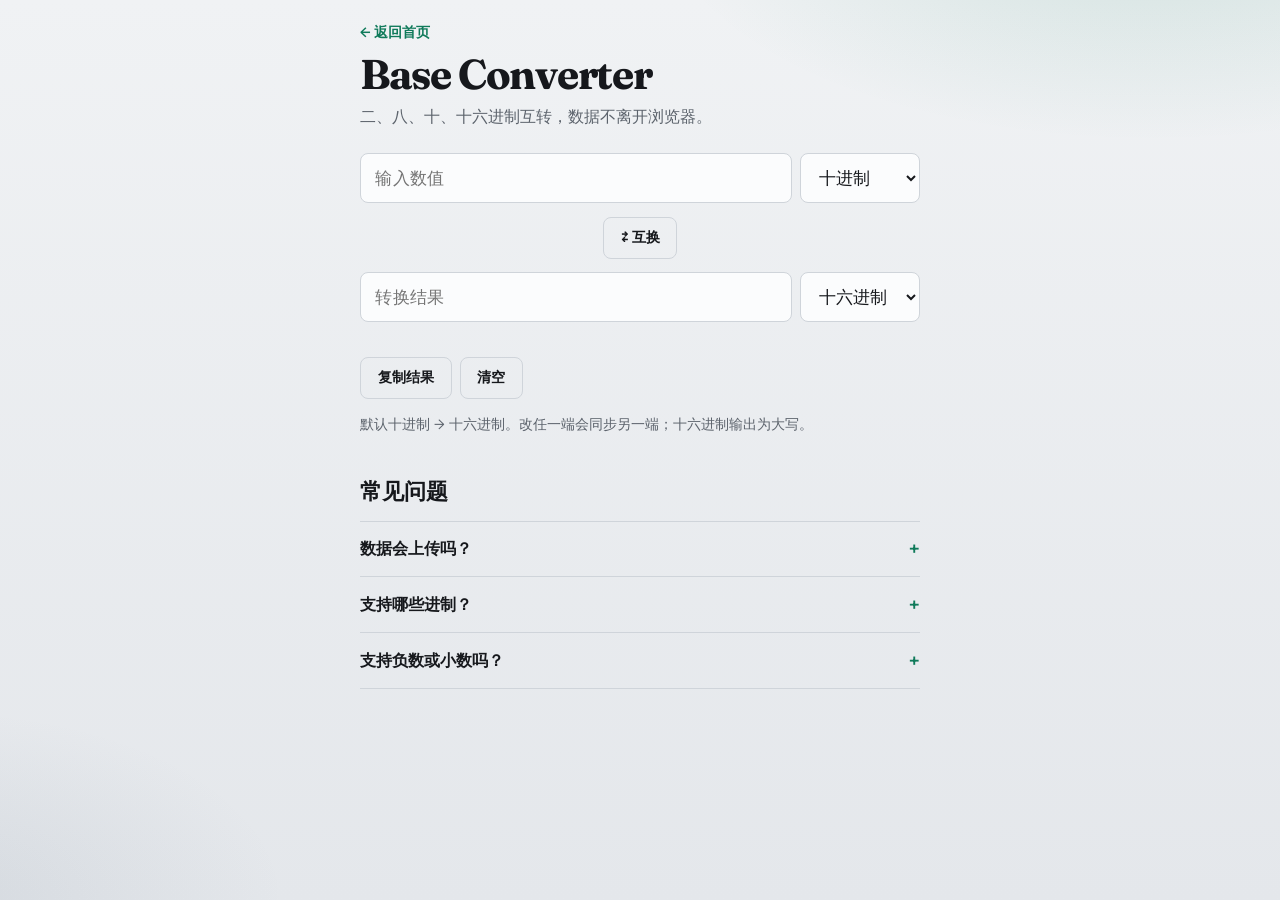
<file: tools/base.html>
<!DOCTYPE html>
<html lang="zh-CN">
<head>
  <meta charset="UTF-8" />
  <meta name="viewport" content="width=device-width, initial-scale=1" />
  <meta name="description" content="本地二、八、十、十六进制互转，数据不离开浏览器。" />
  <title>Tool Haven — Base Converter</title>
  <script async src="https://pagead2.googlesyndication.com/pagead/js/adsbygoogle.js?client=ca-pub-4072143748973107"
     crossorigin="anonymous"></script>
  <link rel="preconnect" href="https://fonts.googleapis.com" />
  <link rel="preconnect" href="https://fonts.gstatic.com" crossorigin />
  <link href="https://fonts.googleapis.com/css2?family=DM+Sans:opsz,wght@9..40,400;9..40,500;9..40,600;9..40,700&family=Fraunces:opsz,wght@9..144,500;9..144,600;9..144,700&display=swap" rel="stylesheet" />
  <link rel="stylesheet" href="../css/app.css" />
</head>
<body>
  <div class="shell shell--tool">
    <header class="tool-hero">
      <a class="back-link" href="../index.html">← 返回首页</a>
      <h1>Base Converter</h1>
      <p>二、八、十、十六进制互转，数据不离开浏览器。</p>
    </header>

    <main aria-labelledby="base-heading">
      <h2 id="base-heading" class="visually-hidden">进制转换</h2>

      <div class="fx-panel">
        <div class="fx-row base-fx-row">
          <label class="visually-hidden" for="baseFrom">源数值</label>
          <input id="baseFrom" type="text" autocomplete="off" spellcheck="false" placeholder="输入数值" />
          <label class="visually-hidden" for="radixFrom">源进制</label>
          <select id="radixFrom" aria-label="源进制"></select>
        </div>
        <div class="fx-swap-wrap">
          <button type="button" class="btn btn-ghost" id="baseSwapBtn" aria-label="互换进制">⇄ 互换</button>
        </div>
        <div class="fx-row base-fx-row">
          <label class="visually-hidden" for="baseTo">目标数值</label>
          <input id="baseTo" type="text" autocomplete="off" spellcheck="false" placeholder="转换结果" />
          <label class="visually-hidden" for="radixTo">目标进制</label>
          <select id="radixTo" aria-label="目标进制"></select>
        </div>
      </div>

      <p class="error" id="baseError" role="alert"></p>
      <div class="fx-actions">
        <button type="button" class="btn btn-ghost" id="baseCopyBtn">复制结果</button>
        <button type="button" class="btn btn-ghost" id="baseClearBtn">清空</button>
      </div>
      <p class="hint">默认十进制 → 十六进制。改任一端会同步另一端；十六进制输出为大写。</p>
    </main>

    <section class="faq">
      <h2>常见问题</h2>
      <details>
        <summary>数据会上传吗？</summary>
        <p>不会。换算都在浏览器本地完成。</p>
      </details>
      <details>
        <summary>支持哪些进制？</summary>
        <p>可选二进制、八进制、十进制、十六进制。十六进制字母 <code>A–F</code> 大小写均可输入，输出为大写。</p>
      </details>
      <details>
        <summary>支持负数或小数吗？</summary>
        <p>仅支持非负整数。</p>
      </details>
    </section>
  </div>

  <script>
    (function () {
      var DIGITS = "0123456789ABCDEF";
      var RADIX_OPTIONS = [
        { value: 2, label: "二进制" },
        { value: 8, label: "八进制" },
        { value: 10, label: "十进制" },
        { value: 16, label: "十六进制" }
      ];
      var fromInput = document.getElementById("baseFrom");
      var toInput = document.getElementById("baseTo");
      var radixFrom = document.getElementById("radixFrom");
      var radixTo = document.getElementById("radixTo");
      var errorEl = document.getElementById("baseError");
      var swapBtn = document.getElementById("baseSwapBtn");
      var copyBtn = document.getElementById("baseCopyBtn");
      var clearBtn = document.getElementById("baseClearBtn");
      var syncing = false;
      var timer = null;
      var lastSide = "from";

      function fillRadix(select, selected) {
        RADIX_OPTIONS.forEach(function (item) {
          var opt = document.createElement("option");
          opt.value = String(item.value);
          opt.textContent = item.label;
          if (item.value === selected) opt.selected = true;
          select.appendChild(opt);
        });
      }
      fillRadix(radixFrom, 10);
      fillRadix(radixTo, 16);

      function digitValue(ch) {
        return DIGITS.indexOf(ch.toUpperCase());
      }

      function parseValue(raw, radix) {
        var body = String(raw || "").trim().replace(/\s+/g, "");
        if (!body) return { empty: true };
        if (body.charAt(0) === "-") return { ok: false, error: "暂不支持负数" };
        if ([2, 8, 10, 16].indexOf(radix) === -1) return { ok: false, error: "请选择有效进制" };

        var value = 0n;
        var base = BigInt(radix);
        for (var i = 0; i < body.length; i++) {
          var ch = body.charAt(i);
          if (ch === "_") continue;
          var d = digitValue(ch);
          if (d < 0 || d >= radix) {
            return { ok: false, error: "含非法字符「" + ch + "」" };
          }
          value = value * base + BigInt(d);
        }
        return { ok: true, value: value };
      }

      function formatValue(value, radix) {
        if (value === 0n) return "0";
        var base = BigInt(radix);
        var out = "";
        var n = value;
        while (n > 0n) {
          out = DIGITS.charAt(Number(n % base)) + out;
          n = n / base;
        }
        return out;
      }

      function setError(msg) {
        errorEl.textContent = msg || "";
        errorEl.classList.toggle("is-visible", !!msg);
      }

      function convert(side) {
        var src = side === "from" ? fromInput : toInput;
        var dst = side === "from" ? toInput : fromInput;
        var srcRadix = parseInt((side === "from" ? radixFrom : radixTo).value, 10);
        var dstRadix = parseInt((side === "from" ? radixTo : radixFrom).value, 10);
        var parsed = parseValue(src.value, srcRadix);
        if (parsed.empty) {
          syncing = true;
          dst.value = "";
          syncing = false;
          setError("");
          return;
        }
        if (!parsed.ok) {
          setError(parsed.error);
          return;
        }
        syncing = true;
        dst.value = formatValue(parsed.value, dstRadix);
        syncing = false;
        setError("");
      }

      function schedule(side) {
        lastSide = side;
        clearTimeout(timer);
        timer = setTimeout(function () { convert(side); }, 120);
      }

      fromInput.addEventListener("input", function () {
        if (!syncing) schedule("from");
      });
      toInput.addEventListener("input", function () {
        if (!syncing) schedule("to");
      });

      function onRadixChange() {
        convert(lastSide === "to" && toInput.value.trim() ? "to" : "from");
      }
      radixFrom.addEventListener("change", onRadixChange);
      radixTo.addEventListener("change", onRadixChange);

      swapBtn.addEventListener("click", function () {
        var a = radixFrom.value;
        radixFrom.value = radixTo.value;
        radixTo.value = a;
        var t = fromInput.value;
        fromInput.value = toInput.value;
        toInput.value = t;
        setError("");
      });

      clearBtn.addEventListener("click", function () {
        syncing = true;
        fromInput.value = "";
        toInput.value = "";
        syncing = false;
        setError("");
      });

      var copyReset = null;
      copyBtn.addEventListener("click", function () {
        var text = toInput.value;
        if (!text) return;
        function done() {
          copyBtn.textContent = "已复制";
          clearTimeout(copyReset);
          copyReset = setTimeout(function () { copyBtn.textContent = "复制结果"; }, 1200);
        }
        if (navigator.clipboard && navigator.clipboard.writeText) {
          navigator.clipboard.writeText(text).then(done).catch(function () {
            toInput.select();
            document.execCommand("copy");
            done();
          });
        } else {
          toInput.select();
          document.execCommand("copy");
          done();
        }
      });
    })();
  </script>
</body>
</html>
</file>
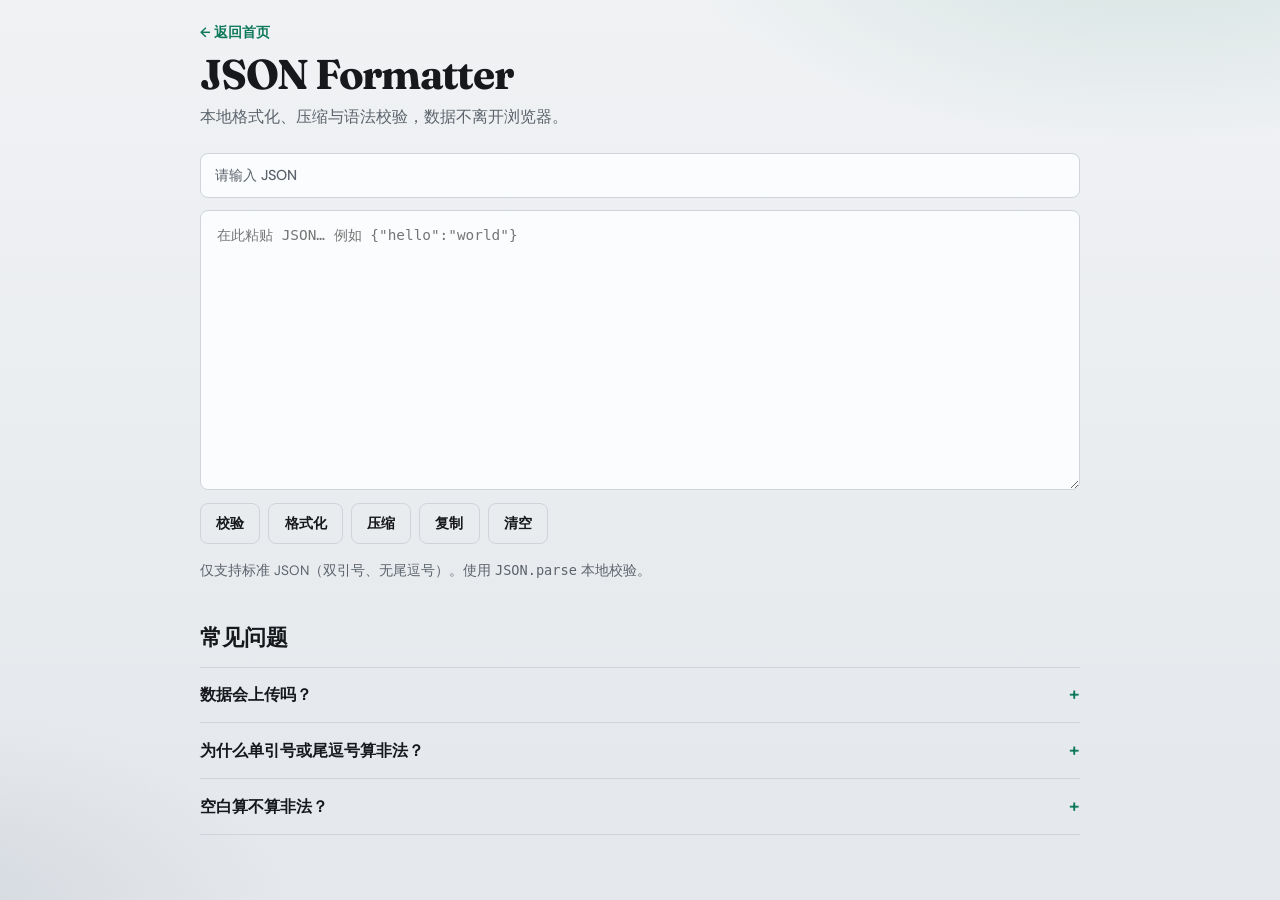
<file: tools/json.html>
<!DOCTYPE html>
<html lang="zh-CN">
<head>
  <meta charset="UTF-8" />
  <meta name="viewport" content="width=device-width, initial-scale=1" />
  <meta name="description" content="本地格式化、压缩与语法校验，数据不离开浏览器。" />
  <title>Tool Haven — JSON Formatter</title>
  <script async src="https://pagead2.googlesyndication.com/pagead/js/adsbygoogle.js?client=ca-pub-4072143748973107"
     crossorigin="anonymous"></script>
  <link rel="preconnect" href="https://fonts.googleapis.com" />
  <link rel="preconnect" href="https://fonts.gstatic.com" crossorigin />
  <link href="https://fonts.googleapis.com/css2?family=DM+Sans:opsz,wght@9..40,400;9..40,500;9..40,600;9..40,700&family=Fraunces:opsz,wght@9..144,500;9..144,600;9..144,700&display=swap" rel="stylesheet" />
  <link rel="stylesheet" href="../css/app.css" />
</head>
<body>
  <div class="shell shell--tool-wide">
    <header class="tool-hero">
      <a class="back-link" href="../index.html">← 返回首页</a>
      <h1>JSON Formatter</h1>
      <p>本地格式化、压缩与语法校验，数据不离开浏览器。</p>
    </header>

    <main aria-labelledby="json-heading">
      <h2 id="json-heading" class="visually-hidden">JSON 格式化</h2>
      <div class="json-status" id="jsonStatus" data-state="idle" aria-live="polite">
        <span class="json-status-msg" id="jsonStatusMsg">请输入 JSON</span>
      </div>
      <label class="visually-hidden" for="jsonInput">JSON 内容</label>
      <textarea id="jsonInput" spellcheck="false" placeholder='在此粘贴 JSON… 例如 {"hello":"world"}'></textarea>
      <div class="json-actions">
        <button type="button" class="btn btn-ghost" id="jsonValidateBtn">校验</button>
        <button type="button" class="btn btn-ghost" id="jsonFormatBtn">格式化</button>
        <button type="button" class="btn btn-ghost" id="jsonMinifyBtn">压缩</button>
        <button type="button" class="btn btn-ghost" id="jsonCopyBtn">复制</button>
        <button type="button" class="btn btn-ghost" id="jsonClearBtn">清空</button>
      </div>
      <p class="hint">仅支持标准 JSON（双引号、无尾逗号）。使用 <code>JSON.parse</code> 本地校验。</p>
    </main>

    <section class="faq">
      <h2>常见问题</h2>
      <details>
        <summary>数据会上传吗？</summary>
        <p>不会。解析与格式化都在浏览器本地完成。</p>
      </details>
      <details>
        <summary>为什么单引号或尾逗号算非法？</summary>
        <p>那是 JavaScript 对象写法，不是标准 JSON。接口与多数配置只接受标准 JSON。</p>
      </details>
      <details>
        <summary>空白算不算非法？</summary>
        <p>仅空白视为未输入，显示「请输入 JSON」，不报非法。</p>
      </details>
    </section>
  </div>

  <script>
    (function () {
      var input = document.getElementById("jsonInput");
      var statusEl = document.getElementById("jsonStatus");
      var statusMsg = document.getElementById("jsonStatusMsg");
      var validateBtn = document.getElementById("jsonValidateBtn");
      var formatBtn = document.getElementById("jsonFormatBtn");
      var minifyBtn = document.getElementById("jsonMinifyBtn");
      var copyBtn = document.getElementById("jsonCopyBtn");
      var clearBtn = document.getElementById("jsonClearBtn");
      var actionBtns = [validateBtn, formatBtn, minifyBtn, copyBtn, clearBtn];
      var debounceTimer = null;
      var copyResetTimer = null;

      function setActiveAction(activeBtn) {
        actionBtns.forEach(function (btn) {
          var on = btn === activeBtn;
          btn.classList.toggle("btn-primary", on);
          btn.classList.toggle("btn-ghost", !on);
        });
      }
      function truncate(text, max) {
        if (!text) return "";
        text = String(text);
        return text.length > max ? text.slice(0, max - 1) + "…" : text;
      }
      function setStatus(state, message) {
        statusEl.setAttribute("data-state", state);
        statusMsg.textContent = message;
      }
      function parseInput() {
        var raw = input.value;
        if (!raw.trim()) return { ok: false, empty: true };
        try {
          return { ok: true, empty: false, value: JSON.parse(raw) };
        } catch (err) {
          return {
            ok: false,
            empty: false,
            error: truncate(err && err.message ? err.message : "解析失败", 120)
          };
        }
      }
      function validate() {
        var result = parseInput();
        if (result.empty) {
          setStatus("idle", "请输入 JSON");
          return result;
        }
        if (result.ok) setStatus("ok", "合法 JSON");
        else setStatus("bad", "非法 JSON：" + result.error);
        return result;
      }
      function onFormat() {
        var result = parseInput();
        if (result.empty) { setStatus("idle", "请输入 JSON"); return; }
        if (!result.ok) {
          setStatus("bad", "非法 JSON：" + result.error + "（请先修复后再格式化）");
          return;
        }
        input.value = JSON.stringify(result.value, null, 2);
        setStatus("ok", "已格式化 · 合法 JSON");
      }
      function onMinify() {
        var result = parseInput();
        if (result.empty) { setStatus("idle", "请输入 JSON"); return; }
        if (!result.ok) {
          setStatus("bad", "非法 JSON：" + result.error + "（请先修复后再压缩）");
          return;
        }
        input.value = JSON.stringify(result.value);
        setStatus("ok", "已压缩 · 合法 JSON");
      }
      async function onCopy() {
        var value = input.value;
        if (!value) { setStatus("idle", "没有可复制的内容"); return; }
        try {
          if (navigator.clipboard && navigator.clipboard.writeText) {
            await navigator.clipboard.writeText(value);
          } else {
            input.focus();
            input.select();
            if (!document.execCommand("copy")) throw new Error("copy failed");
          }
          var prev = copyBtn.textContent;
          copyBtn.textContent = "已复制";
          copyBtn.classList.add("is-success");
          clearTimeout(copyResetTimer);
          copyResetTimer = setTimeout(function () {
            copyBtn.textContent = prev;
            copyBtn.classList.remove("is-success");
          }, 1600);
          validate();
        } catch (_) {
          setStatus("bad", "复制失败，请手动选择内容复制");
        }
      }
      function onClear() {
        input.value = "";
        setStatus("idle", "请输入 JSON");
        input.focus();
      }
      function scheduleValidate() {
        clearTimeout(debounceTimer);
        debounceTimer = setTimeout(validate, 300);
      }
      validateBtn.addEventListener("click", function () { setActiveAction(validateBtn); validate(); });
      formatBtn.addEventListener("click", function () { setActiveAction(formatBtn); onFormat(); });
      minifyBtn.addEventListener("click", function () { setActiveAction(minifyBtn); onMinify(); });
      copyBtn.addEventListener("click", function () { setActiveAction(copyBtn); onCopy(); });
      clearBtn.addEventListener("click", function () { setActiveAction(clearBtn); onClear(); });
      input.addEventListener("input", scheduleValidate);
      validate();
    })();
  </script>
</body>
</html>
</file>
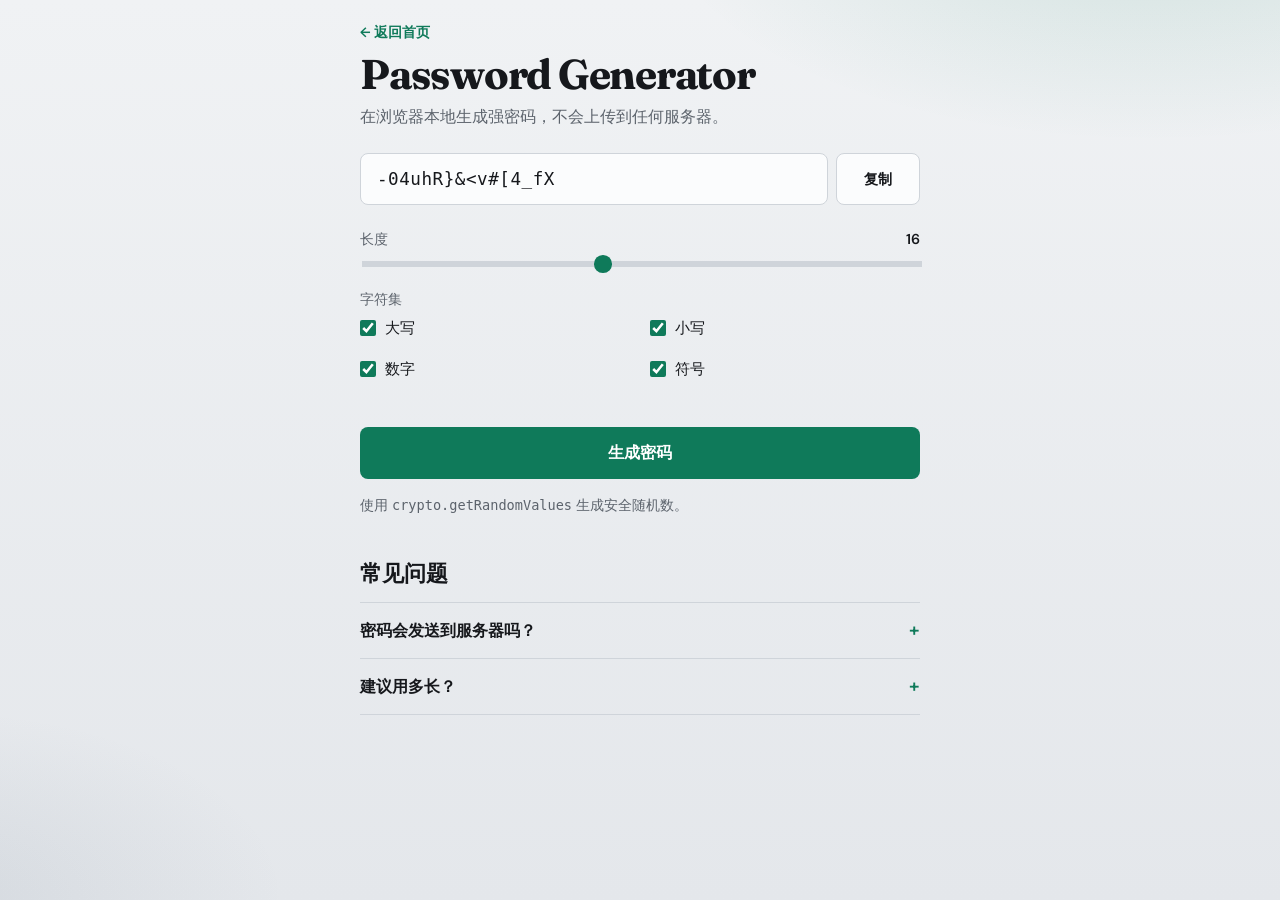
<file: tools/password.html>
<!DOCTYPE html>
<html lang="zh-CN">
<head>
  <meta charset="UTF-8" />
  <meta name="viewport" content="width=device-width, initial-scale=1" />
  <meta name="description" content="本地生成强密码，不会上传到任何服务器。" />
  <title>Tool Haven — Password Generator</title>
  <script async src="https://pagead2.googlesyndication.com/pagead/js/adsbygoogle.js?client=ca-pub-4072143748973107"
     crossorigin="anonymous"></script>
  <link rel="preconnect" href="https://fonts.googleapis.com" />
  <link rel="preconnect" href="https://fonts.gstatic.com" crossorigin />
  <link href="https://fonts.googleapis.com/css2?family=DM+Sans:opsz,wght@9..40,400;9..40,500;9..40,600;9..40,700&family=Fraunces:opsz,wght@9..144,500;9..144,600;9..144,700&display=swap" rel="stylesheet" />
  <link rel="stylesheet" href="../css/app.css" />
</head>
<body>
  <div class="shell shell--tool">
    <header class="tool-hero">
      <a class="back-link" href="../index.html">← 返回首页</a>
      <h1>Password Generator</h1>
      <p>在浏览器本地生成强密码，不会上传到任何服务器。</p>
    </header>

    <main aria-labelledby="pw-heading">
      <h2 id="pw-heading" class="visually-hidden">密码生成器</h2>
      <div class="output-row">
        <label class="visually-hidden" for="passwordOut">生成的密码</label>
        <input id="passwordOut" type="text" readonly value="" spellcheck="false" autocomplete="off" placeholder="密码将显示在这里" />
        <button type="button" class="btn btn-copy" id="copyBtn">复制</button>
      </div>
      <div class="controls">
        <div class="control">
          <div class="control-label"><span>长度</span><strong id="lengthValue">16</strong></div>
          <input type="range" id="length" min="4" max="32" value="16" aria-label="密码长度" />
        </div>
        <fieldset class="control" style="border:0;margin:0;padding:0;">
          <legend class="control-label" style="padding:0;">字符集</legend>
          <div class="options">
            <label class="option"><input type="checkbox" id="uppercase" checked /><span>大写</span></label>
            <label class="option"><input type="checkbox" id="lowercase" checked /><span>小写</span></label>
            <label class="option"><input type="checkbox" id="numbers" checked /><span>数字</span></label>
            <label class="option"><input type="checkbox" id="symbols" checked /><span>符号</span></label>
          </div>
        </fieldset>
        <div>
          <p class="error" id="error" role="alert"></p>
          <button type="button" class="btn btn-generate" id="generateBtn">生成密码</button>
        </div>
      </div>
      <p class="hint">使用 <code>crypto.getRandomValues</code> 生成安全随机数。</p>
    </main>

    <section class="faq">
      <h2>常见问题</h2>
      <details>
        <summary>密码会发送到服务器吗？</summary>
        <p>不会。生成与复制都在你的浏览器本地完成。</p>
      </details>
      <details>
        <summary>建议用多长？</summary>
        <p>一般账号建议 16 位以上，并混用多种字符集；每个网站使用不同密码。</p>
      </details>
    </section>
  </div>

  <script>
    (function () {
      var UPPER = "ABCDEFGHIJKLMNOPQRSTUVWXYZ";
      var LOWER = "abcdefghijklmnopqrstuvwxyz";
      var NUMBERS = "0123456789";
      var SYMBOLS = "!@#$%^&*()-_=+[]{}|;:,.<>?/~";
      var lengthInput = document.getElementById("length");
      var lengthValue = document.getElementById("lengthValue");
      var passwordInput = document.getElementById("passwordOut");
      var generateBtn = document.getElementById("generateBtn");
      var copyBtn = document.getElementById("copyBtn");
      var errorEl = document.getElementById("error");
      var charsetToggles = {
        uppercase: document.getElementById("uppercase"),
        lowercase: document.getElementById("lowercase"),
        numbers: document.getElementById("numbers"),
        symbols: document.getElementById("symbols")
      };
      var copyResetTimer = null;

      function setError(message) {
        errorEl.textContent = message || "";
        errorEl.classList.toggle("is-visible", Boolean(message));
      }
      function getCharset() {
        var pool = "";
        if (charsetToggles.uppercase.checked) pool += UPPER;
        if (charsetToggles.lowercase.checked) pool += LOWER;
        if (charsetToggles.numbers.checked) pool += NUMBERS;
        if (charsetToggles.symbols.checked) pool += SYMBOLS;
        return pool;
      }
      function secureRandomIndex(maxExclusive) {
        if (!window.crypto || typeof window.crypto.getRandomValues !== "function") {
          throw new Error("当前浏览器无法使用安全随机数。");
        }
        var limit = Math.floor(0x100000000 / maxExclusive) * maxExclusive;
        var buf = new Uint32Array(1);
        var value;
        do {
          window.crypto.getRandomValues(buf);
          value = buf[0];
        } while (value >= limit);
        return value % maxExclusive;
      }
      function generatePassword(length, pool) {
        var result = "";
        for (var i = 0; i < length; i += 1) result += pool[secureRandomIndex(pool.length)];
        return result;
      }
      function syncLengthDisplay() { lengthValue.textContent = lengthInput.value; }
      function onGenerate() {
        setError("");
        var pool = getCharset();
        if (!pool) {
          passwordInput.value = "";
          setError("请至少选择一种字符集。");
          return;
        }
        try {
          passwordInput.value = generatePassword(Number(lengthInput.value), pool);
        } catch (err) {
          passwordInput.value = "";
          setError(err.message || "生成失败。");
        }
      }
      async function onCopy() {
        var value = passwordInput.value;
        if (!value) {
          setError("请先生成密码再复制。");
          return;
        }
        try {
          if (navigator.clipboard && navigator.clipboard.writeText) {
            await navigator.clipboard.writeText(value);
          } else {
            passwordInput.focus();
            passwordInput.select();
            if (!document.execCommand("copy")) throw new Error("copy failed");
          }
          copyBtn.textContent = "已复制";
          copyBtn.classList.add("is-success");
          clearTimeout(copyResetTimer);
          copyResetTimer = setTimeout(function () {
            copyBtn.textContent = "复制";
            copyBtn.classList.remove("is-success");
          }, 1600);
          setError("");
        } catch (_) {
          setError("复制失败，请手动选择密码复制。");
        }
      }
      lengthInput.addEventListener("input", syncLengthDisplay);
      generateBtn.addEventListener("click", onGenerate);
      copyBtn.addEventListener("click", onCopy);
      Object.keys(charsetToggles).forEach(function (key) {
        charsetToggles[key].addEventListener("change", function () {
          if (getCharset()) setError("");
        });
      });
      syncLengthDisplay();
      onGenerate();
    })();
  </script>
</body>
</html>
</file>
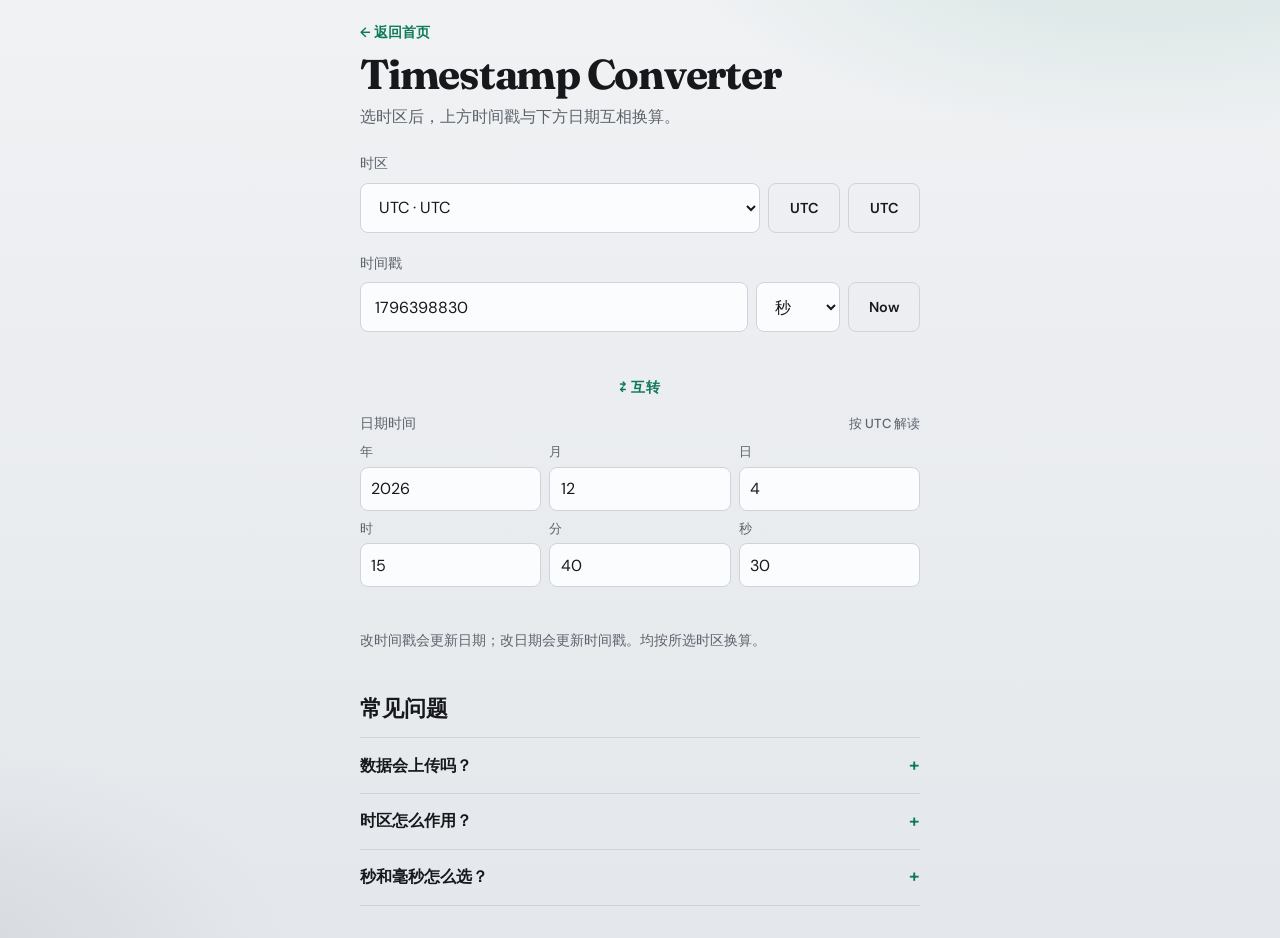
<file: tools/timestamp.html>
<!DOCTYPE html>
<html lang="zh-CN">
<head>
  <meta charset="UTF-8" />
  <meta name="viewport" content="width=device-width, initial-scale=1" />
  <meta name="description" content="本地时间戳与日期互转，按所选时区换算，数据不离开浏览器。" />
  <title>Tool Haven — Timestamp Converter</title>
  <script async src="https://pagead2.googlesyndication.com/pagead/js/adsbygoogle.js?client=ca-pub-4072143748973107"
     crossorigin="anonymous"></script>
  <link rel="preconnect" href="https://fonts.googleapis.com" />
  <link rel="preconnect" href="https://fonts.gstatic.com" crossorigin />
  <link href="https://fonts.googleapis.com/css2?family=DM+Sans:opsz,wght@9..40,400;9..40,500;9..40,600;9..40,700&family=Fraunces:opsz,wght@9..144,500;9..144,600;9..144,700&display=swap" rel="stylesheet" />
  <link rel="stylesheet" href="../css/app.css" />
</head>
<body>
  <div class="shell shell--tool">
    <header class="tool-hero">
      <a class="back-link" href="../index.html">← 返回首页</a>
      <h1>Timestamp Converter</h1>
      <p>选时区后，上方时间戳与下方日期互相换算。</p>
    </header>

    <main aria-labelledby="ts-heading">
      <h2 id="ts-heading" class="visually-hidden">时间戳互转</h2>

      <div class="controls">
        <div class="control ts-tz">
          <div class="control-label"><span>时区</span></div>
          <div class="ts-tz-row">
            <label class="visually-hidden" for="tz">时区</label>
            <select id="tz" aria-label="时区"></select>
            <button type="button" class="btn btn-ghost" id="tzLocalBtn">上海</button>
            <button type="button" class="btn btn-ghost" id="tzUtcBtn">UTC</button>
          </div>
        </div>

        <div class="control">
          <div class="control-label"><span>时间戳</span></div>
          <div class="output-row ts-input-row">
            <label class="visually-hidden" for="tsInput">Unix 时间戳</label>
            <input id="tsInput" type="text" inputmode="decimal" autocomplete="off" spellcheck="false" placeholder="时间戳" />
            <label class="visually-hidden" for="tsUnit">单位</label>
            <select id="tsUnit" aria-label="时间戳单位">
              <option value="s" selected>秒</option>
              <option value="ms">毫秒</option>
            </select>
            <button type="button" class="btn btn-ghost" id="nowBtn">Now</button>
          </div>
          <p class="error" id="tsError" role="alert"></p>
        </div>

        <div class="ts-swap" aria-hidden="true">⇄ 互转</div>

        <div class="control">
          <div class="control-label"><span>日期时间</span><span class="ts-tz-tag" id="tzTag"></span></div>
          <div class="ts-date-grid">
            <label class="ts-field"><span>年</span><input id="y" type="number" inputmode="numeric" min="1970" max="9999" /></label>
            <label class="ts-field"><span>月</span><input id="mo" type="number" inputmode="numeric" min="1" max="12" /></label>
            <label class="ts-field"><span>日</span><input id="d" type="number" inputmode="numeric" min="1" max="31" /></label>
            <label class="ts-field"><span>时</span><input id="h" type="number" inputmode="numeric" min="0" max="23" /></label>
            <label class="ts-field"><span>分</span><input id="mi" type="number" inputmode="numeric" min="0" max="59" /></label>
            <label class="ts-field"><span>秒</span><input id="s" type="number" inputmode="numeric" min="0" max="59" /></label>
          </div>
          <p class="error" id="dateError" role="alert"></p>
        </div>
      </div>

      <p class="hint">改时间戳会更新日期；改日期会更新时间戳。均按所选时区换算。</p>
    </main>

    <section class="faq">
      <h2>常见问题</h2>
      <details>
        <summary>数据会上传吗？</summary>
        <p>不会。解析与时区换算都在你的浏览器本地完成。</p>
      </details>
      <details>
        <summary>时区怎么作用？</summary>
        <p>时间戳是绝对时刻；下方日期按所选时区解读与显示。两者中间的「互转」表示改一侧会同步另一侧。</p>
      </details>
      <details>
        <summary>秒和毫秒怎么选？</summary>
        <p>默认是秒。需要毫秒时间戳时，在输入框旁切换为「毫秒」即可。</p>
      </details>
    </section>
  </div>

  <script>
    (function () {
      var TZ_LABELS = {
        UTC: "UTC",
        "Asia/Shanghai": "上海",
        "Asia/Hong_Kong": "香港",
        "Asia/Taipei": "台北",
        "Asia/Tokyo": "东京",
        "Asia/Seoul": "首尔",
        "Asia/Singapore": "新加坡",
        "Asia/Bangkok": "曼谷",
        "Asia/Kolkata": "加尔各答",
        "Asia/Dubai": "迪拜",
        "Europe/London": "伦敦",
        "Europe/Paris": "巴黎",
        "Europe/Berlin": "柏林",
        "Europe/Moscow": "莫斯科",
        "America/New_York": "纽约",
        "America/Chicago": "芝加哥",
        "America/Denver": "丹佛",
        "America/Los_Angeles": "洛杉矶",
        "America/Sao_Paulo": "圣保罗",
        "America/Toronto": "多伦多",
        "Australia/Sydney": "悉尼",
        "Pacific/Auckland": "奥克兰"
      };

      function tzShortLabel(z) {
        if (TZ_LABELS[z]) return TZ_LABELS[z];
        var city = String(z || "").split("/").pop() || z;
        return city.replace(/_/g, " ");
      }

      var localTz = (function () {
        try {
          return Intl.DateTimeFormat().resolvedOptions().timeZone || "UTC";
        } catch (e) {
          return "UTC";
        }
      })();

      var tzSelect = document.getElementById("tz");
      var tzLocalBtn = document.getElementById("tzLocalBtn");
      var tzUtcBtn = document.getElementById("tzUtcBtn");
      var tzTag = document.getElementById("tzTag");
      var tsInput = document.getElementById("tsInput");
      var tsUnit = document.getElementById("tsUnit");
      var nowBtn = document.getElementById("nowBtn");
      var tsError = document.getElementById("tsError");
      var dateError = document.getElementById("dateError");
      var fields = {
        y: document.getElementById("y"),
        mo: document.getElementById("mo"),
        d: document.getElementById("d"),
        h: document.getElementById("h"),
        mi: document.getElementById("mi"),
        s: document.getElementById("s")
      };

      var editing = null;
      var lastMs = null;
      var debounceTimer = null;

      function uniqTzList() {
        var seen = {};
        var list = [];
        function add(z) {
          if (!z || seen[z]) return;
          seen[z] = true;
          list.push(z);
        }
        add(localTz);
        Object.keys(TZ_LABELS).forEach(add);
        return list;
      }

      function updateTzChrome() {
        var z = tzSelect.value || "UTC";
        tzLocalBtn.textContent = tzShortLabel(localTz);
        tzTag.textContent = "按 " + tzShortLabel(z) + " 解读";
      }

      function fillTzSelect() {
        var list = uniqTzList();
        tzSelect.innerHTML = "";
        list.forEach(function (z) {
          var opt = document.createElement("option");
          opt.value = z;
          opt.textContent = tzShortLabel(z) + " · " + z;
          tzSelect.appendChild(opt);
        });
        tzSelect.value = localTz;
        updateTzChrome();
      }

      function getTzParts(ms, timeZone) {
        var dtf = new Intl.DateTimeFormat("en-US", {
          timeZone: timeZone,
          year: "numeric",
          month: "2-digit",
          day: "2-digit",
          hour: "2-digit",
          minute: "2-digit",
          second: "2-digit",
          hourCycle: "h23"
        });
        var map = {};
        dtf.formatToParts(new Date(ms)).forEach(function (p) {
          if (p.type !== "literal") map[p.type] = p.value;
        });
        var hour = parseInt(map.hour, 10);
        if (hour === 24) hour = 0;
        return {
          year: parseInt(map.year, 10),
          month: parseInt(map.month, 10),
          day: parseInt(map.day, 10),
          hour: hour,
          minute: parseInt(map.minute, 10),
          second: parseInt(map.second, 10)
        };
      }

      function tzOffsetMs(utcMs, timeZone) {
        var p = getTzParts(utcMs, timeZone);
        var asUtc = Date.UTC(p.year, p.month - 1, p.day, p.hour, p.minute, p.second);
        return asUtc - utcMs;
      }

      function zonedWallToUtcMs(y, mo, d, h, mi, s, timeZone) {
        var guess = Date.UTC(y, mo - 1, d, h, mi, s);
        var offset = tzOffsetMs(guess, timeZone);
        var utc = guess - offset;
        var offset2 = tzOffsetMs(utc, timeZone);
        if (offset2 !== offset) utc = guess - offset2;
        var check = getTzParts(utc, timeZone);
        if (
          check.year !== y ||
          check.month !== mo ||
          check.day !== d ||
          check.hour !== h ||
          check.minute !== mi ||
          check.second !== s
        ) {
          return null;
        }
        return utc;
      }

      function isMsUnit() {
        return tsUnit.value === "ms";
      }

      function formatTsValue(ms) {
        return isMsUnit() ? String(ms) : String(Math.floor(ms / 1000));
      }

      function parseTimestamp(raw) {
        var text = String(raw || "").trim();
        if (!text) return { ok: false, empty: true };
        if (!/^-?\d+(\.\d+)?$/.test(text)) {
          return { ok: false, message: "请输入有效的数字时间戳" };
        }
        var num = Number(text);
        if (!isFinite(num)) return { ok: false, message: "请输入有效的数字时间戳" };
        var ms = isMsUnit() ? Math.trunc(num) : Math.round(num * 1000);
        if (isNaN(new Date(ms).getTime())) return { ok: false, message: "时间戳超出可表示范围" };
        return { ok: true, ms: ms };
      }

      function setError(el, msg) {
        if (msg) {
          el.textContent = msg;
          el.classList.add("is-visible");
        } else {
          el.textContent = "";
          el.classList.remove("is-visible");
        }
      }

      function setDateFields(parts) {
        fields.y.value = parts.year;
        fields.mo.value = parts.month;
        fields.d.value = parts.day;
        fields.h.value = parts.hour;
        fields.mi.value = parts.minute;
        fields.s.value = parts.second;
      }

      function readDateFields() {
        var y = parseInt(fields.y.value, 10);
        var mo = parseInt(fields.mo.value, 10);
        var d = parseInt(fields.d.value, 10);
        var h = parseInt(fields.h.value, 10);
        var mi = parseInt(fields.mi.value, 10);
        var s = parseInt(fields.s.value, 10);
        if ([y, mo, d, h, mi, s].some(function (n) { return !isFinite(n); })) {
          return { ok: false, message: "请填写完整的日期时间" };
        }
        if (mo < 1 || mo > 12 || d < 1 || d > 31 || h < 0 || h > 23 || mi < 0 || mi > 59 || s < 0 || s > 59) {
          return { ok: false, message: "日期时间字段超出范围" };
        }
        return { ok: true, y: y, mo: mo, d: d, h: h, mi: mi, s: s };
      }

      function applyFromMs(ms, source) {
        lastMs = ms;
        var tz = tzSelect.value || "UTC";
        var zoned = getTzParts(ms, tz);

        if (source === "ts" || source === "now" || source === "tz") {
          editing = "ts";
          setDateFields(zoned);
          editing = null;
        }
        if (source === "date" || source === "now" || source === "unit") {
          editing = "date";
          tsInput.value = formatTsValue(ms);
          editing = null;
        }

        setError(tsError, "");
        setError(dateError, "");
      }

      function syncFromTimestamp() {
        if (editing === "date") return;
        var parsed = parseTimestamp(tsInput.value);
        if (parsed.empty) {
          setError(tsError, "");
          lastMs = null;
          return;
        }
        if (!parsed.ok) {
          setError(tsError, parsed.message);
          lastMs = null;
          return;
        }
        applyFromMs(parsed.ms, "ts");
      }

      function syncFromDate() {
        if (editing === "ts") return;
        var read = readDateFields();
        if (!read.ok) {
          setError(dateError, read.message);
          return;
        }
        var tz = tzSelect.value || "UTC";
        var ms = zonedWallToUtcMs(read.y, read.mo, read.d, read.h, read.mi, read.s, tz);
        if (ms === null || isNaN(ms)) {
          setError(dateError, "无法在该时区解析该日期（可能落在夏令时空隙）");
          return;
        }
        applyFromMs(ms, "date");
      }

      function schedule(fn) {
        clearTimeout(debounceTimer);
        debounceTimer = setTimeout(fn, 100);
      }

      fillTzSelect();

      nowBtn.addEventListener("click", function () {
        editing = null;
        applyFromMs(Date.now(), "now");
      });

      function refreshTz() {
        updateTzChrome();
        if (lastMs != null) applyFromMs(lastMs, "tz");
        else if (tsInput.value.trim()) syncFromTimestamp();
        else syncFromDate();
      }

      tzLocalBtn.addEventListener("click", function () {
        tzSelect.value = localTz;
        refreshTz();
      });

      tzUtcBtn.addEventListener("click", function () {
        tzSelect.value = "UTC";
        refreshTz();
      });

      tzSelect.addEventListener("change", refreshTz);

      tsUnit.addEventListener("change", function () {
        if (lastMs != null) applyFromMs(lastMs, "unit");
        else if (tsInput.value.trim()) syncFromTimestamp();
      });

      tsInput.addEventListener("input", function () {
        schedule(syncFromTimestamp);
      });

      Object.keys(fields).forEach(function (key) {
        fields[key].addEventListener("input", function () {
          schedule(syncFromDate);
        });
      });

      applyFromMs(Date.now(), "now");
    })();
  </script>
</body>
</html>
</file>
<file: css/app.css>
﻿:root {
      --bg: #f0f2f4;
      --bg-deep: #e4e7eb;
      --ink: #16181c;
      --muted: #5c636c;
      --line: #cfd4da;
      --surface: #fbfcfd;
      --accent: #0f7a5a;
      --accent-soft: #e3f3ec;
      --warn: #9a3b2f;
      --brand-grad: linear-gradient(105deg, #101214 10%, #0f7a5a 70%, #2bb88a 100%);
      --font-display: "Fraunces", Georgia, serif;
      --font-body: "DM Sans", "Segoe UI", sans-serif;
      --ease: cubic-bezier(0.22, 1, 0.36, 1);
      --max: 880px;
      --tool-max: 560px;
      --tool-max-wide: 880px;
    }

    * { box-sizing: border-box; }

    body {
      margin: 0;
      min-height: 100vh;
      font-family: var(--font-body);
      color: var(--ink);
      background:
        radial-gradient(900px 420px at 90% -10%, rgba(15, 122, 90, 0.14), transparent 55%),
        radial-gradient(700px 380px at -5% 100%, rgba(80, 100, 120, 0.1), transparent 50%),
        linear-gradient(180deg, var(--bg) 0%, var(--bg-deep) 100%);
      line-height: 1.5;
    }

    a { color: inherit; text-decoration: none; }

    .shell {
      width: min(100% - 2rem, var(--max));
      margin: 0 auto;
    }

    .shell--tool {
      width: min(100% - 2rem, var(--tool-max));
    }

    .shell--tool-wide {
      width: min(100% - 2rem, var(--tool-max-wide));
    }

    .nav {
      display: flex;
      align-items: center;
      justify-content: space-between;
      gap: 1rem;
      padding: 0.9rem 0 0.35rem;
    }

    .nav-brand {
      font-size: 0.72rem;
      font-weight: 700;
      letter-spacing: 0.14em;
      text-transform: uppercase;
      color: var(--accent);
    }

    .nav-links {
      display: flex;
      gap: 1.25rem;
      color: var(--muted);
      font-size: 0.88rem;
      font-weight: 500;
    }

    .nav-links a:hover { color: var(--ink); }

    .hero {
      display: grid;
      grid-template-columns: 1.2fr 0.8fr;
      gap: 1.25rem;
      align-items: center;
      padding: 1rem 0 1.4rem;
      border-bottom: 1px solid var(--line);
    }

    .hero-brand {
      margin: 0 0 0.35rem;
      font-family: var(--font-display);
      font-weight: 700;
      font-size: clamp(2.3rem, 5.2vw, 3.2rem);
      letter-spacing: -0.04em;
      line-height: 1;
      background: var(--brand-grad);
      -webkit-background-clip: text;
      background-clip: text;
      color: transparent;
    }

    .hero-line {
      margin: 0 0 0.4rem;
      font-size: 1.05rem;
      font-weight: 600;
      letter-spacing: -0.02em;
    }

    .hero-sub {
      margin: 0 0 0.95rem;
      max-width: 38ch;
      color: var(--muted);
      font-size: 0.92rem;
    }

    .cta-row {
      display: flex;
      flex-wrap: wrap;
      gap: 0.5rem;
    }

    .btn {
      appearance: none;
      border: 0;
      border-radius: 8px;
      font-family: var(--font-body);
      font-weight: 600;
      font-size: 0.9rem;
      cursor: pointer;
      padding: 0.65rem 1.05rem;
      display: inline-block;
      transition: background 0.2s ease, border-color 0.2s ease, filter 0.15s ease, color 0.15s ease;
    }

    .btn-primary {
      background: var(--accent);
      color: #fff;
    }

    .btn-primary:hover { filter: brightness(0.93); }

    .btn-ghost {
      background: transparent;
      color: var(--ink);
      border: 1px solid var(--line);
    }

    .btn-ghost:hover {
      background: var(--accent-soft);
      border-color: rgba(15, 122, 90, 0.35);
    }

    .hero-visual {
      position: relative;
      min-height: 128px;
      align-self: stretch;
      pointer-events: none;
      background:
        linear-gradient(145deg, rgba(227, 243, 236, 0.7), rgba(15, 122, 90, 0.08)),
        repeating-linear-gradient(90deg, transparent, transparent 39px, rgba(15, 122, 90, 0.07) 39px, rgba(15, 122, 90, 0.07) 40px),
        repeating-linear-gradient(0deg, transparent, transparent 39px, rgba(15, 122, 90, 0.07) 39px, rgba(15, 122, 90, 0.07) 40px);
      mask-image: linear-gradient(90deg, transparent, #000 22%);
      -webkit-mask-image: linear-gradient(90deg, transparent, #000 22%);
    }

    .glyph {
      position: absolute;
      font-family: ui-monospace, Menlo, Consolas, monospace;
      font-size: 0.78rem;
      letter-spacing: 0.03em;
      color: rgba(22, 24, 28, 0.3);
    }

    .glyph-a { top: 20%; left: 28%; }
    .glyph-b { top: 46%; left: 50%; color: rgba(15, 122, 90, 0.5); }
    .glyph-c { top: 68%; left: 34%; }

    .catalog { padding: 1.5rem 0 3rem; }

    .catalog-head {
      display: flex;
      flex-wrap: wrap;
      align-items: end;
      justify-content: space-between;
      gap: 0.75rem 1.25rem;
      margin-bottom: 1rem;
    }

    .catalog-head h2 {
      margin: 0 0 0.2rem;
      font-family: var(--font-display);
      font-size: clamp(1.45rem, 2.8vw, 1.75rem);
      font-weight: 600;
      letter-spacing: -0.02em;
    }

    .catalog-head p {
      margin: 0;
      color: var(--muted);
      font-size: 0.9rem;
    }

    .search {
      width: min(100%, 240px);
      border: 1px solid var(--line);
      border-radius: 8px;
      background: var(--surface);
      padding: 0.6rem 0.85rem 0.6rem 2.3rem;
      font: inherit;
      font-size: 0.9rem;
      color: var(--ink);
      outline: none;
      background-image: url("data:image/svg+xml,%3Csvg xmlns='http://www.w3.org/2000/svg' width='18' height='18' fill='none' stroke='%235c636c' stroke-width='1.8' stroke-linecap='round'%3E%3Ccircle cx='8' cy='8' r='5.5'/%3E%3Cpath d='M12.5 12.5 16 16'/%3E%3C/svg%3E");
      background-repeat: no-repeat;
      background-position: 0.75rem center;
    }

    .search:focus { border-color: var(--accent); }

    .filters {
      display: flex;
      flex-wrap: wrap;
      gap: 0.15rem 1rem;
      margin-bottom: 0.85rem;
      border-bottom: 1px solid var(--line);
      padding-bottom: 0.65rem;
    }

    .filter {
      appearance: none;
      border: 0;
      background: transparent;
      padding: 0.25rem 0;
      font: inherit;
      font-size: 0.88rem;
      font-weight: 600;
      color: var(--muted);
      cursor: pointer;
      position: relative;
    }

    .filter:hover { color: var(--ink); }
    .filter.is-active { color: var(--accent); }
    .filter.is-active::after {
      content: "";
      position: absolute;
      left: 0;
      right: 0;
      bottom: -0.65rem;
      height: 2px;
      background: var(--accent);
    }

    .meta {
      display: flex;
      justify-content: space-between;
      color: var(--muted);
      font-size: 0.8rem;
      margin-bottom: 0.35rem;
    }

    .tool-grid {
      display: grid;
      grid-template-columns: 1fr 1fr;
      column-gap: 1.75rem;
      border-top: 1px solid var(--line);
    }

    .tool {
      display: grid;
      grid-template-columns: 1fr auto;
      gap: 0.35rem 0.75rem;
      align-items: baseline;
      padding: 0.85rem 0.2rem;
      border-bottom: 1px solid var(--line);
      transition: background 0.15s ease, padding-left 0.2s var(--ease);
      cursor: pointer;
      background: transparent;
      border-left: 0;
      border-right: 0;
      border-top: 0;
      width: 100%;
      text-align: left;
      font: inherit;
      color: inherit;
    }

    .tool:hover {
      background: rgba(227, 243, 236, 0.65);
      padding-left: 0.4rem;
    }

    .tool.is-soon {
      opacity: 0.5;
      cursor: default;
      pointer-events: none;
    }

    .tool-name {
      font-weight: 650;
      font-size: 0.95rem;
      letter-spacing: -0.015em;
    }

    .tool-desc {
      display: block;
      margin-top: 0.1rem;
      color: var(--muted);
      font-size: 0.84rem;
    }

    .tool-cat {
      font-size: 0.72rem;
      font-weight: 600;
      letter-spacing: 0.04em;
      text-transform: uppercase;
      color: var(--accent);
      white-space: nowrap;
    }

    .empty {
      display: none;
      padding: 2rem 0;
      text-align: center;
      color: var(--muted);
      border-bottom: 1px solid var(--line);
      grid-column: 1 / -1;
    }

    .empty.is-on { display: block; }

    footer {
      padding: 0 0 2rem;
      color: var(--muted);
      font-size: 0.78rem;
      text-align: center;
    }
.tool-hero {
      padding: 1.25rem 0 1.5rem;
    }

    .tool-hero h1 {
      font-family: var(--font-display);
      font-weight: 700;
      font-size: clamp(2rem, 6vw, 2.6rem);
      letter-spacing: -0.03em;
      line-height: 1.05;
      margin: 0.35rem 0 0.55rem;
    }

    .tool-hero p {
      margin: 0;
      color: var(--muted);
      max-width: 36ch;
    }

    .back-link {
      display: inline-block;
      font-size: 0.85rem;
      font-weight: 600;
      color: var(--accent);
      margin-bottom: 0.25rem;
    }

    .back-link:hover { text-decoration: underline; }

    .output-row {
      display: grid;
      grid-template-columns: 1fr auto;
      gap: 0.5rem;
      margin-bottom: 1.5rem;
    }

    #passwordOut {
      width: 100%;
      min-height: 3.25rem;
      padding: 0.85rem 1rem;
      border: 1px solid var(--line);
      border-radius: 8px;
      background: var(--surface);
      color: var(--ink);
      font-family: ui-monospace, "SFMono-Regular", Menlo, Consolas, monospace;
      font-size: clamp(0.95rem, 2.6vw, 1.1rem);
      letter-spacing: 0.03em;
      outline: none;
    }

    #passwordOut:focus { border-color: var(--accent); }

    .btn-copy {
      padding: 0 1.1rem;
      background: var(--surface);
      color: var(--ink);
      border: 1px solid var(--line);
      min-width: 5.25rem;
    }

    .btn-copy:hover { background: var(--accent-soft); }

    .btn-copy.is-success {
      background: var(--accent-soft);
      color: var(--accent);
      border-color: rgba(15, 122, 90, 0.35);
    }

    .controls { display: grid; gap: 1.25rem; }

    .control { display: grid; gap: 0.5rem; }

    .control-label {
      display: flex;
      justify-content: space-between;
      align-items: baseline;
      gap: 1rem;
      font-size: 0.9rem;
      color: var(--muted);
    }

    .control-label strong {
      color: var(--ink);
      font-weight: 600;
      font-variant-numeric: tabular-nums;
    }

    input[type="range"] {
      -webkit-appearance: none;
      appearance: none;
      width: 100%;
      height: 0.35rem;
      background: var(--line);
      outline: none;
    }

    input[type="range"]::-webkit-slider-thumb {
      -webkit-appearance: none;
      appearance: none;
      width: 1.1rem;
      height: 1.1rem;
      border-radius: 50%;
      background: var(--accent);
      border: 0;
      cursor: pointer;
    }

    input[type="range"]::-moz-range-thumb {
      width: 1.1rem;
      height: 1.1rem;
      border-radius: 50%;
      background: var(--accent);
      border: 0;
      cursor: pointer;
    }

    .options {
      display: grid;
      grid-template-columns: 1fr 1fr;
      gap: 0.35rem 1.25rem;
    }

    .option {
      display: flex;
      align-items: center;
      gap: 0.55rem;
      padding: 0.4rem 0;
      cursor: pointer;
      user-select: none;
      font-size: 0.95rem;
    }

    .option input {
      width: 1rem;
      height: 1rem;
      accent-color: var(--accent);
      margin: 0;
    }

    .error {
      min-height: 1.25rem;
      margin: 0;
      color: var(--warn);
      font-size: 0.875rem;
      opacity: 0;
    }

    .error.is-visible { opacity: 1; }

    .btn-generate {
      width: 100%;
      padding: 0.95rem 1.25rem;
      background: var(--accent);
      color: #fff;
      font-size: 1rem;
    }

    .btn-generate:hover { filter: brightness(0.93); }

    .hint {
      margin: 1rem 0 0;
      color: var(--muted);
      font-size: 0.85rem;
    }

    .faq { margin-top: 2.5rem; padding-bottom: 2rem; }

    .faq h2 {
      font-family: var(--font-display);
      font-size: 1.4rem;
      margin: 0 0 0.75rem;
      font-weight: 600;
    }

    details {
      border-top: 1px solid var(--line);
      padding: 0.85rem 0;
    }

    details:last-of-type { border-bottom: 1px solid var(--line); }

    summary {
      cursor: pointer;
      font-weight: 600;
      list-style: none;
      display: flex;
      justify-content: space-between;
      gap: 1rem;
      align-items: center;
    }

    summary::-webkit-details-marker { display: none; }

    summary::after {
      content: "+";
      color: var(--accent);
      font-size: 1.15rem;
    }

    details[open] summary::after { transform: rotate(45deg); }

    details p {
      margin: 0.6rem 0 0;
      color: var(--muted);
      font-size: 0.95rem;
    }

    /* —— JSON tool —— */
    .json-status {
      display: flex;
      align-items: center;
      justify-content: space-between;
      gap: 0.75rem;
      margin-bottom: 0.75rem;
      padding: 0.65rem 0.85rem;
      border: 1px solid var(--line);
      border-radius: 8px;
      background: var(--surface);
      font-size: 0.9rem;
      font-weight: 600;
    }

    .json-status[data-state="ok"] {
      border-color: rgba(15, 122, 90, 0.35);
      background: var(--accent-soft);
      color: var(--accent);
    }

    .json-status[data-state="bad"] {
      border-color: rgba(154, 59, 47, 0.35);
      background: #f8ecea;
      color: var(--warn);
    }

    .json-status[data-state="idle"] {
      color: var(--muted);
      font-weight: 500;
    }

    .json-status-msg {
      overflow: hidden;
      text-overflow: ellipsis;
      white-space: nowrap;
      min-width: 0;
    }

    #jsonInput {
      display: block;
      width: 100%;
      min-height: 280px;
      padding: 0.9rem 1rem;
      border: 1px solid var(--line);
      border-radius: 8px;
      background: var(--surface);
      color: var(--ink);
      font-family: ui-monospace, "SFMono-Regular", Menlo, Consolas, monospace;
      font-size: 0.9rem;
      line-height: 1.45;
      resize: vertical;
      outline: none;
    }

    #jsonInput:focus { border-color: var(--accent); }

    .json-actions {
      display: flex;
      flex-wrap: wrap;
      gap: 0.5rem;
      margin-top: 0.85rem;
    }

    .json-actions .btn { padding: 0.6rem 0.95rem; }

    .fx-panel {
      display: grid;
      gap: 0.85rem;
    }

    .fx-row {
      display: grid;
      grid-template-columns: 1fr auto;
      gap: 0.5rem;
      align-items: stretch;
    }

    .fx-row input[type="text"],
    .fx-row input[type="number"],
    .fx-row select {
      width: 100%;
      min-height: 3.1rem;
      padding: 0.75rem 0.9rem;
      border: 1px solid var(--line);
      border-radius: 8px;
      background: var(--surface);
      color: var(--ink);
      font-family: var(--font-body);
      font-size: 1.05rem;
      outline: none;
    }

    .fx-row input:focus,
    .fx-row select:focus {
      border-color: var(--accent);
    }

    .fx-row select {
      min-width: 7.5rem;
      cursor: pointer;
    }

    .fx-swap-wrap {
      display: flex;
      justify-content: center;
    }

    .fx-meta {
      display: flex;
      flex-wrap: wrap;
      align-items: center;
      justify-content: space-between;
      gap: 0.65rem 1rem;
      margin-top: 0.35rem;
      color: var(--muted);
      font-size: 0.88rem;
    }

    .fx-meta[data-state="loading"] { color: var(--muted); }
    .fx-meta[data-state="ok"] { color: var(--muted); }
    .fx-meta[data-state="stale"] { color: #8a6a2f; }
    .fx-meta[data-state="bad"] { color: var(--warn); }

    .fx-actions {
      display: flex;
      flex-wrap: wrap;
      gap: 0.5rem;
      margin-top: 0.25rem;
    }

    /* —— Timestamp tool —— */
    .ts-tz-row {
      display: grid;
      grid-template-columns: 1fr auto auto;
      gap: 0.5rem;
      align-items: stretch;
    }

    .ts-tz-row select,
    .ts-input-row input,
    .ts-input-row select,
    .ts-field input {
      width: 100%;
      min-height: 3.1rem;
      padding: 0.75rem 0.9rem;
      border: 1px solid var(--line);
      border-radius: 8px;
      background: var(--surface);
      color: var(--ink);
      font-family: var(--font-body);
      font-size: 1rem;
      outline: none;
    }

    .ts-tz-row select:focus,
    .ts-input-row input:focus,
    .ts-input-row select:focus,
    .ts-field input:focus {
      border-color: var(--accent);
    }

    .ts-tz-row select,
    .ts-input-row select { cursor: pointer; }

    .ts-input-row {
      grid-template-columns: 1fr auto auto;
      margin-bottom: 0.15rem;
    }

    .ts-input-row select {
      min-width: 5.25rem;
      width: auto;
    }

    .ts-tz-row .btn,
    .ts-input-row .btn {
      padding: 0 1rem;
      min-width: 4.5rem;
    }

    .ts-date-grid {
      display: grid;
      grid-template-columns: repeat(3, 1fr);
      gap: 0.5rem;
    }

    .ts-field {
      display: grid;
      gap: 0.3rem;
      font-size: 0.82rem;
      color: var(--muted);
    }

    .ts-field input {
      font-variant-numeric: tabular-nums;
      min-height: 2.75rem;
      padding: 0.55rem 0.65rem;
    }

    .ts-swap {
      display: flex;
      align-items: center;
      justify-content: center;
      gap: 0.4rem;
      margin: -0.35rem 0;
      color: var(--accent);
      font-size: 0.9rem;
      font-weight: 600;
      letter-spacing: 0.04em;
    }

    .ts-tz-tag {
      color: var(--muted);
      font-size: 0.82rem;
      font-weight: 500;
    }

    .visually-hidden {
      position: absolute;
      width: 1px;
      height: 1px;
      overflow: hidden;
      clip: rect(0, 0, 0, 0);
      white-space: nowrap;
    }

    /* —— Base converter —— */
    .base-fx-row input {
      font-family: ui-monospace, "SFMono-Regular", Menlo, Consolas, monospace;
      letter-spacing: 0.02em;
    }

    #baseError {
      margin-top: 0.65rem;
    }

    @media (max-width: 640px) {
      .hero { grid-template-columns: 1fr; }
      .hero-visual { min-height: 88px; order: -1; }
      .nav-links { display: none; }
      .tool-grid { grid-template-columns: 1fr; column-gap: 0; }
      .output-row { grid-template-columns: 1fr; }
      .options { grid-template-columns: 1fr; }
      .fx-row { grid-template-columns: 1fr; }
      .fx-row select { min-width: 0; }
      .ts-tz-row { grid-template-columns: 1fr 1fr; }
      .ts-tz-row select { grid-column: 1 / -1; }
      .ts-input-row { grid-template-columns: 1fr auto; }
      .ts-input-row .btn { grid-column: 1 / -1; }
      .ts-date-grid { grid-template-columns: repeat(2, 1fr); }
    }
</file>
